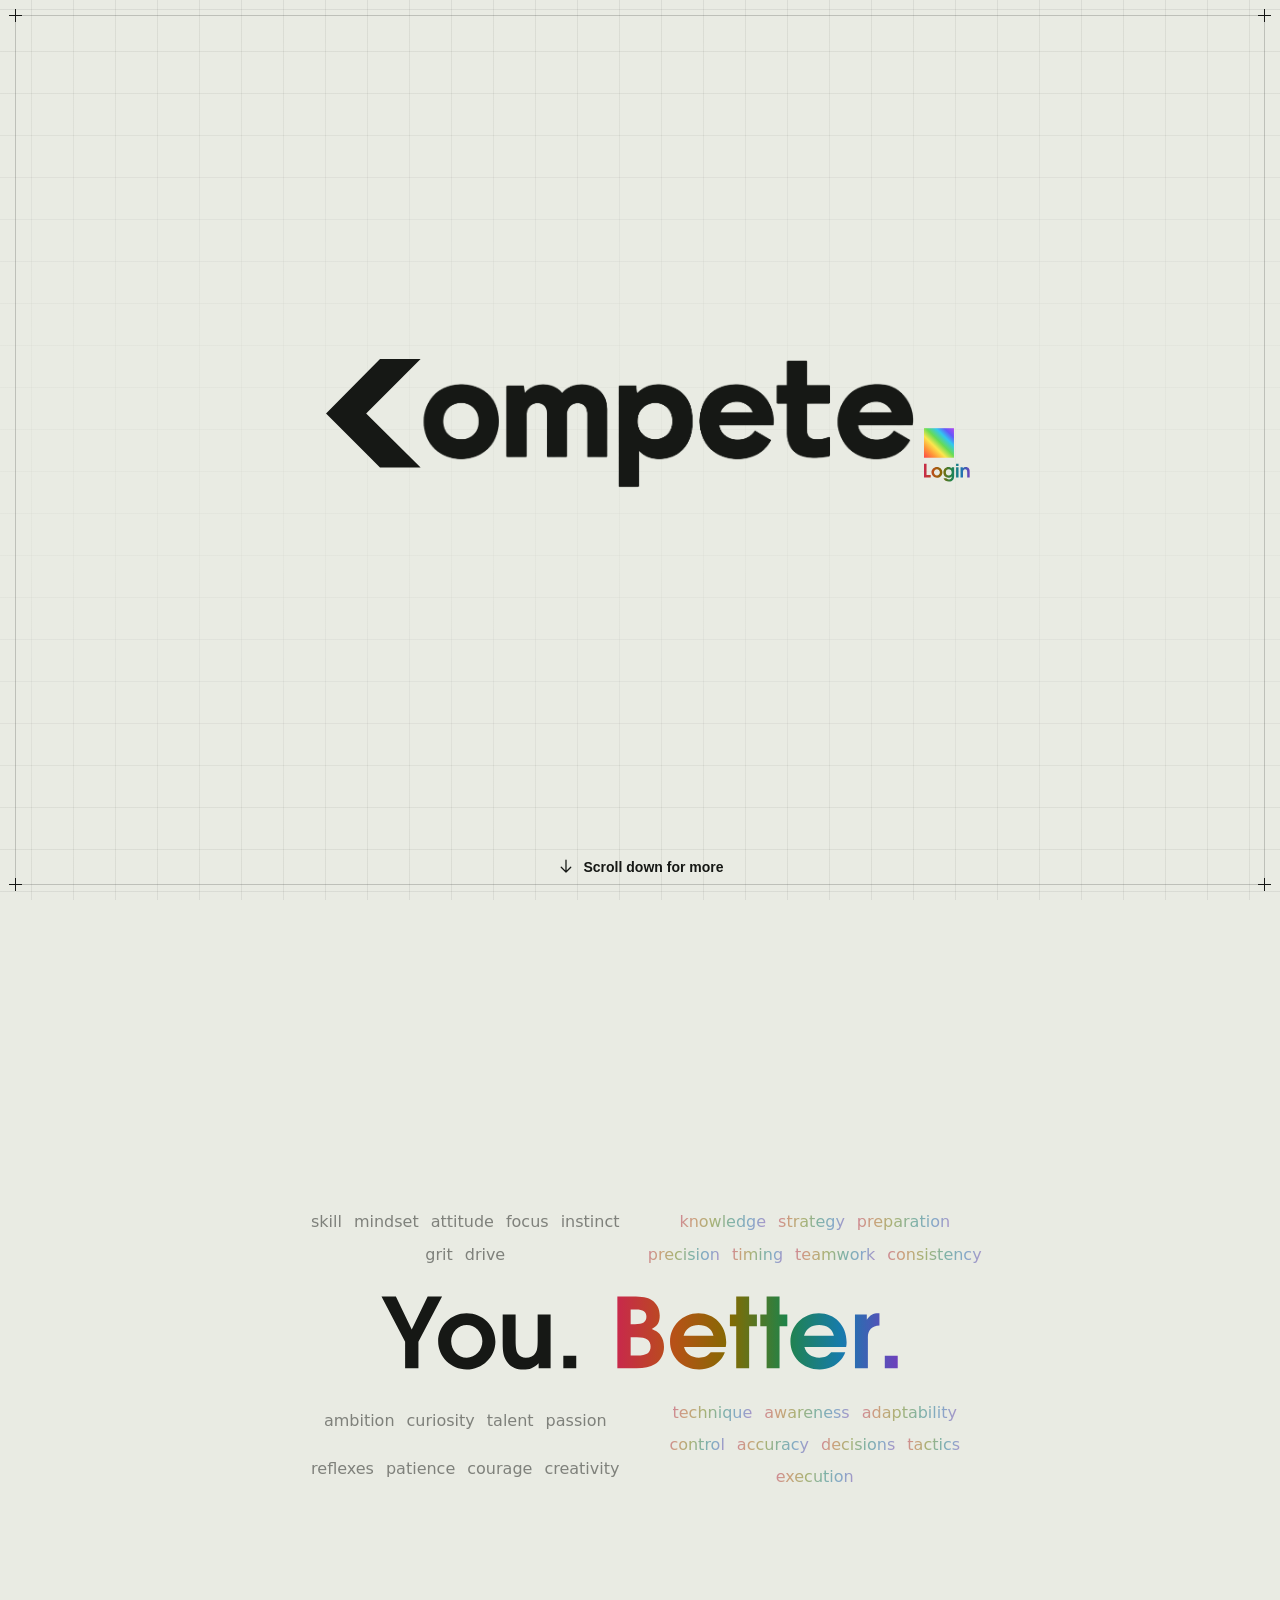
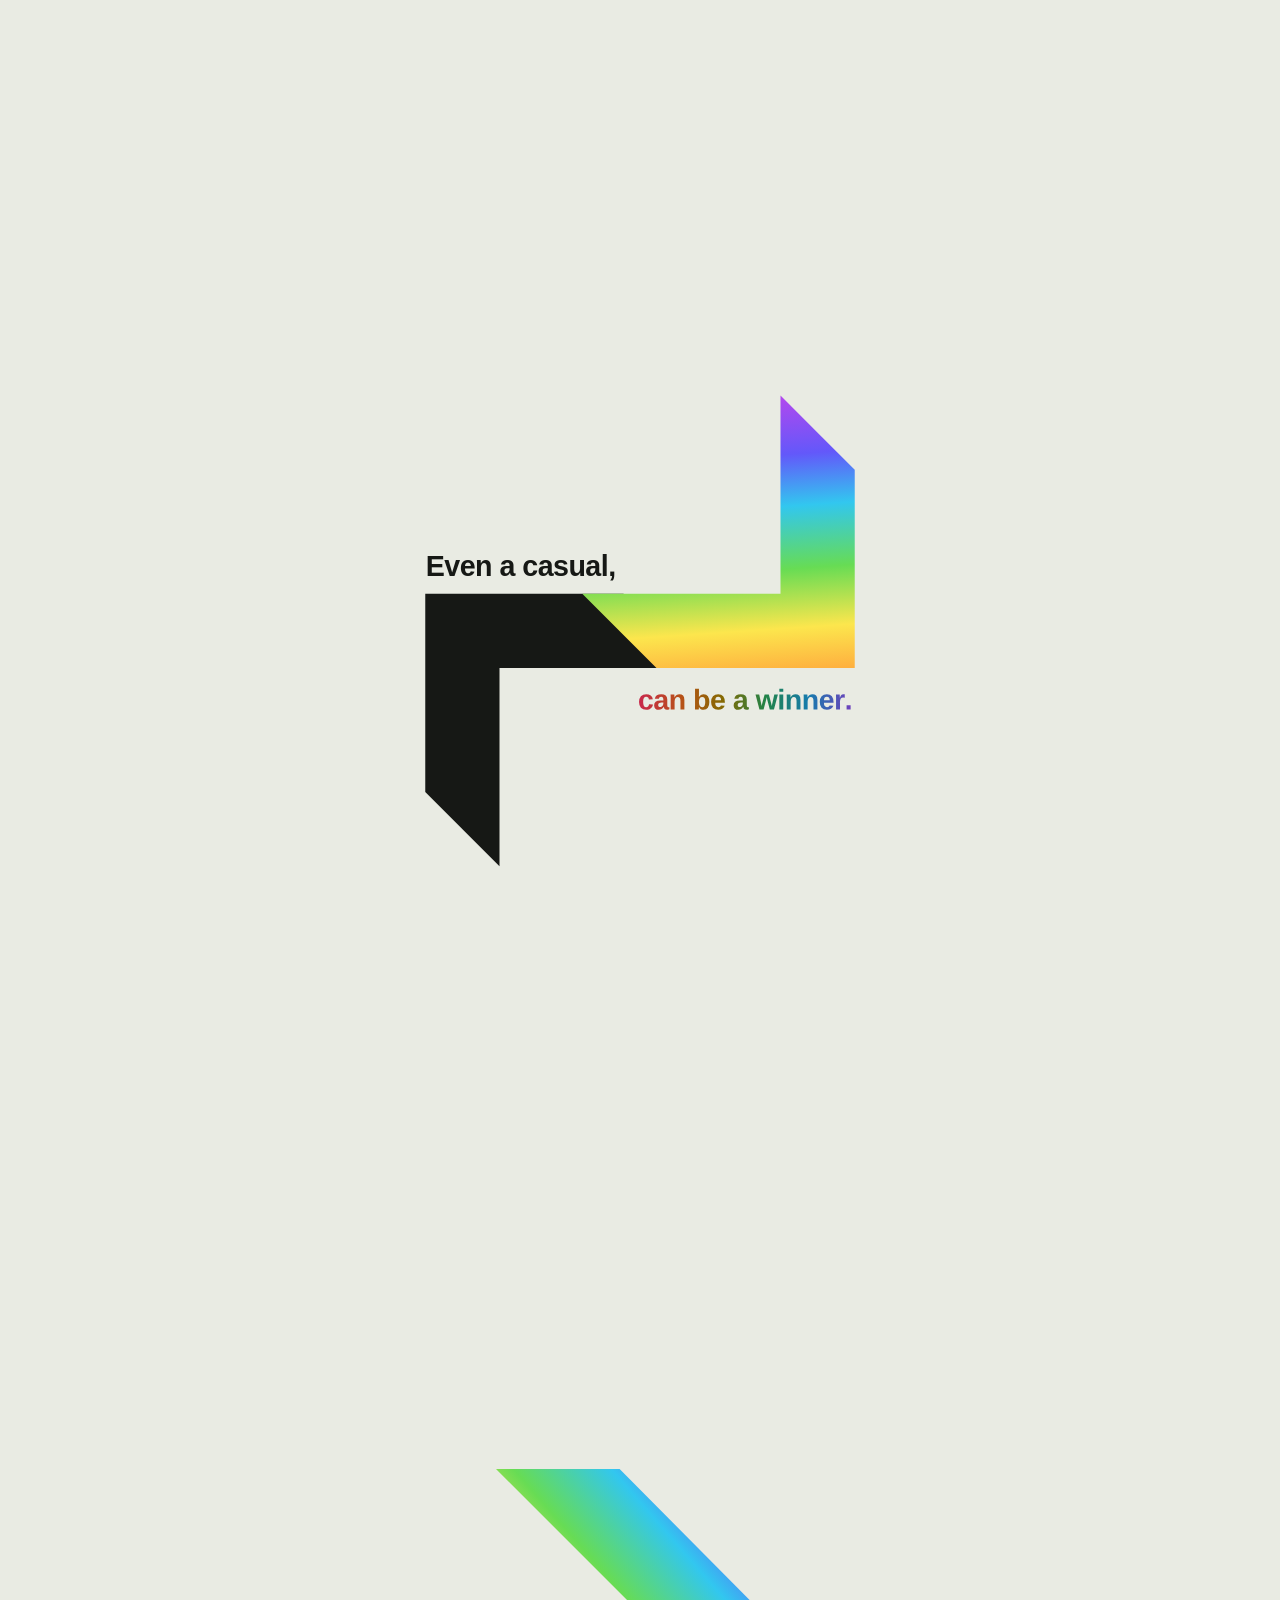
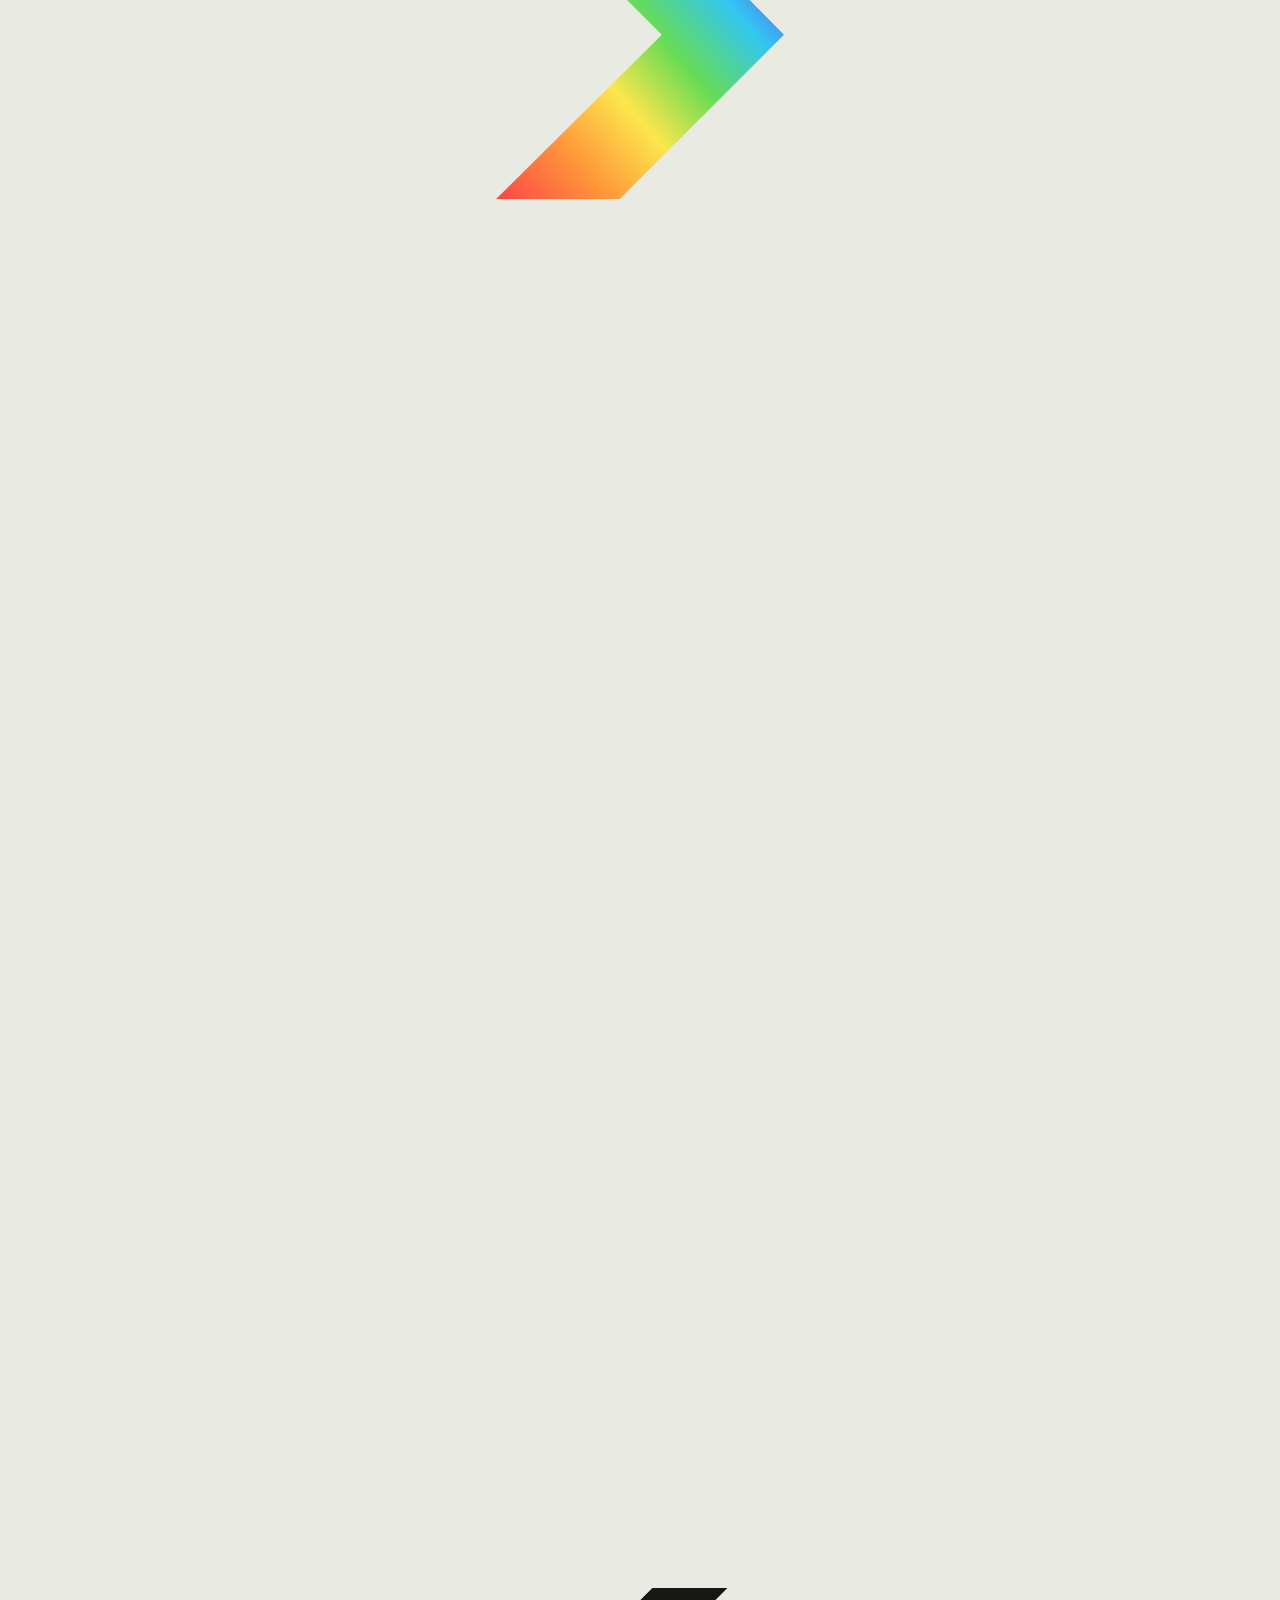
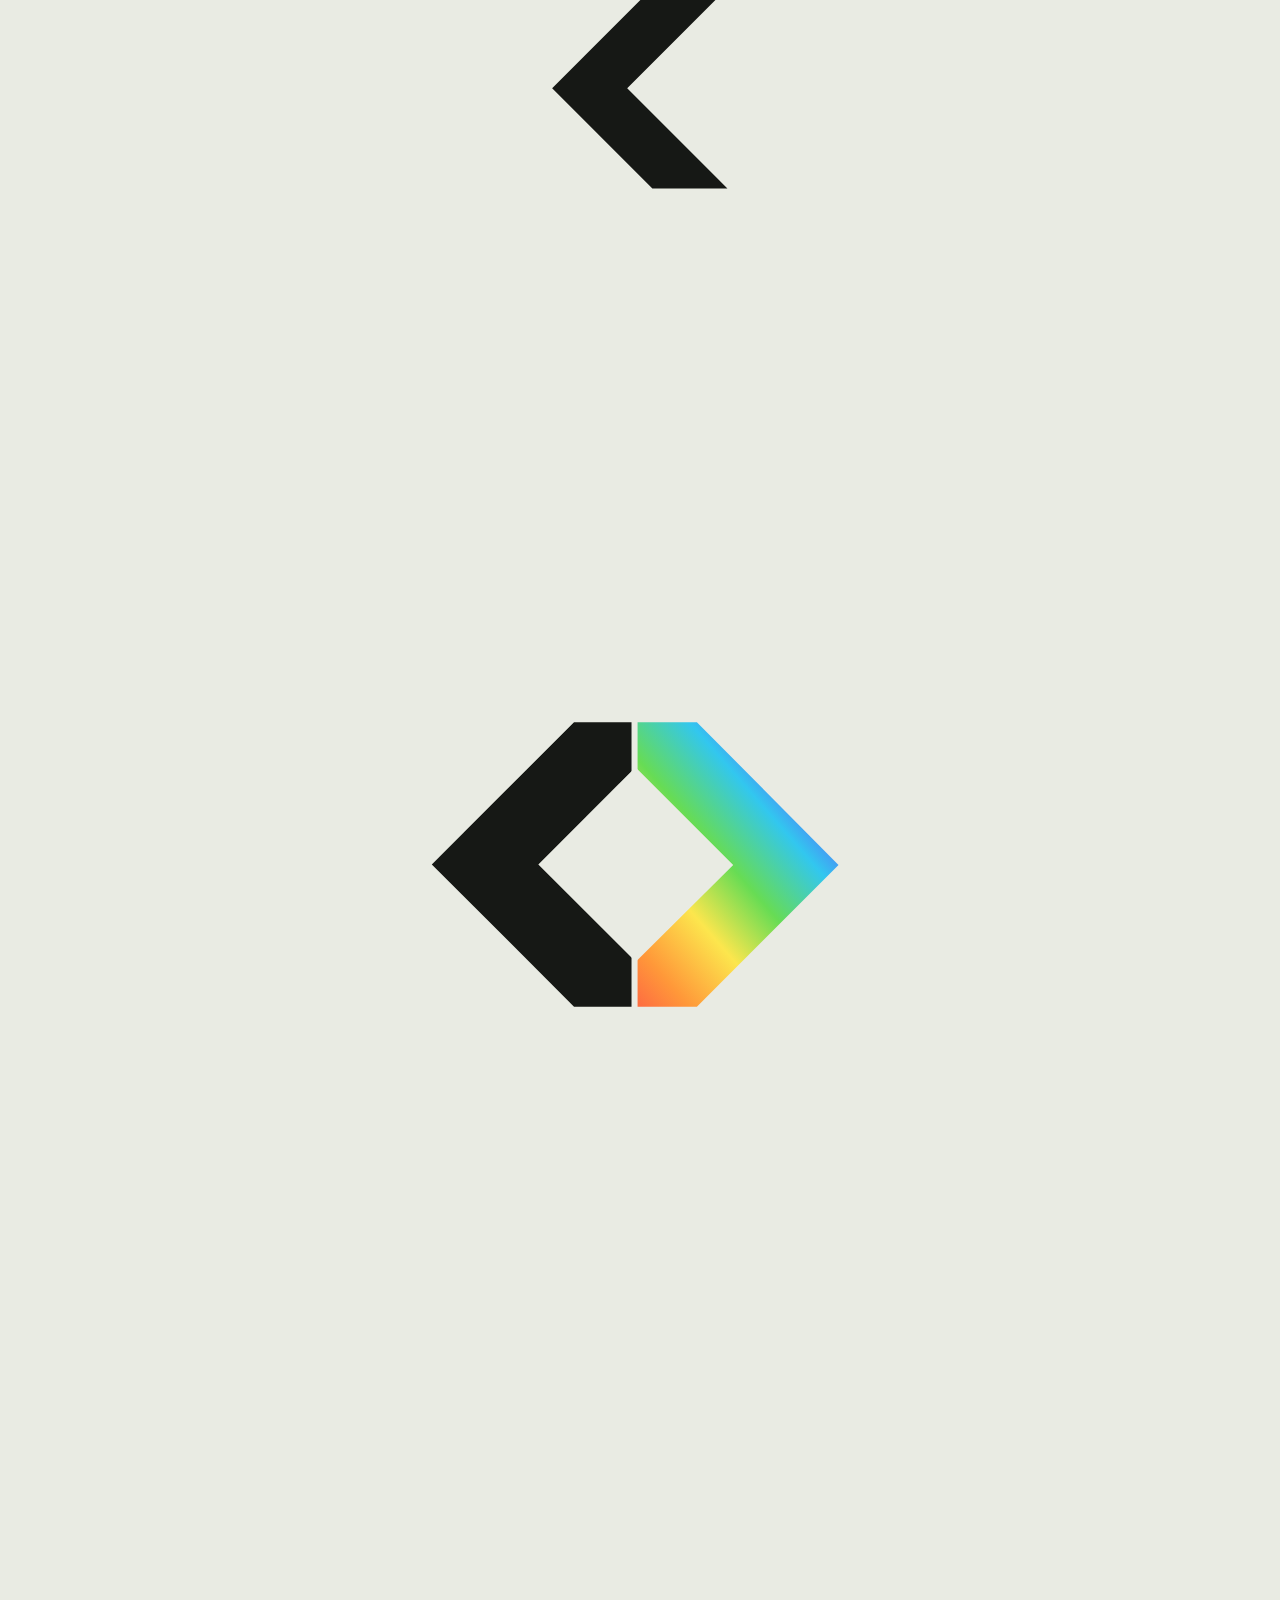
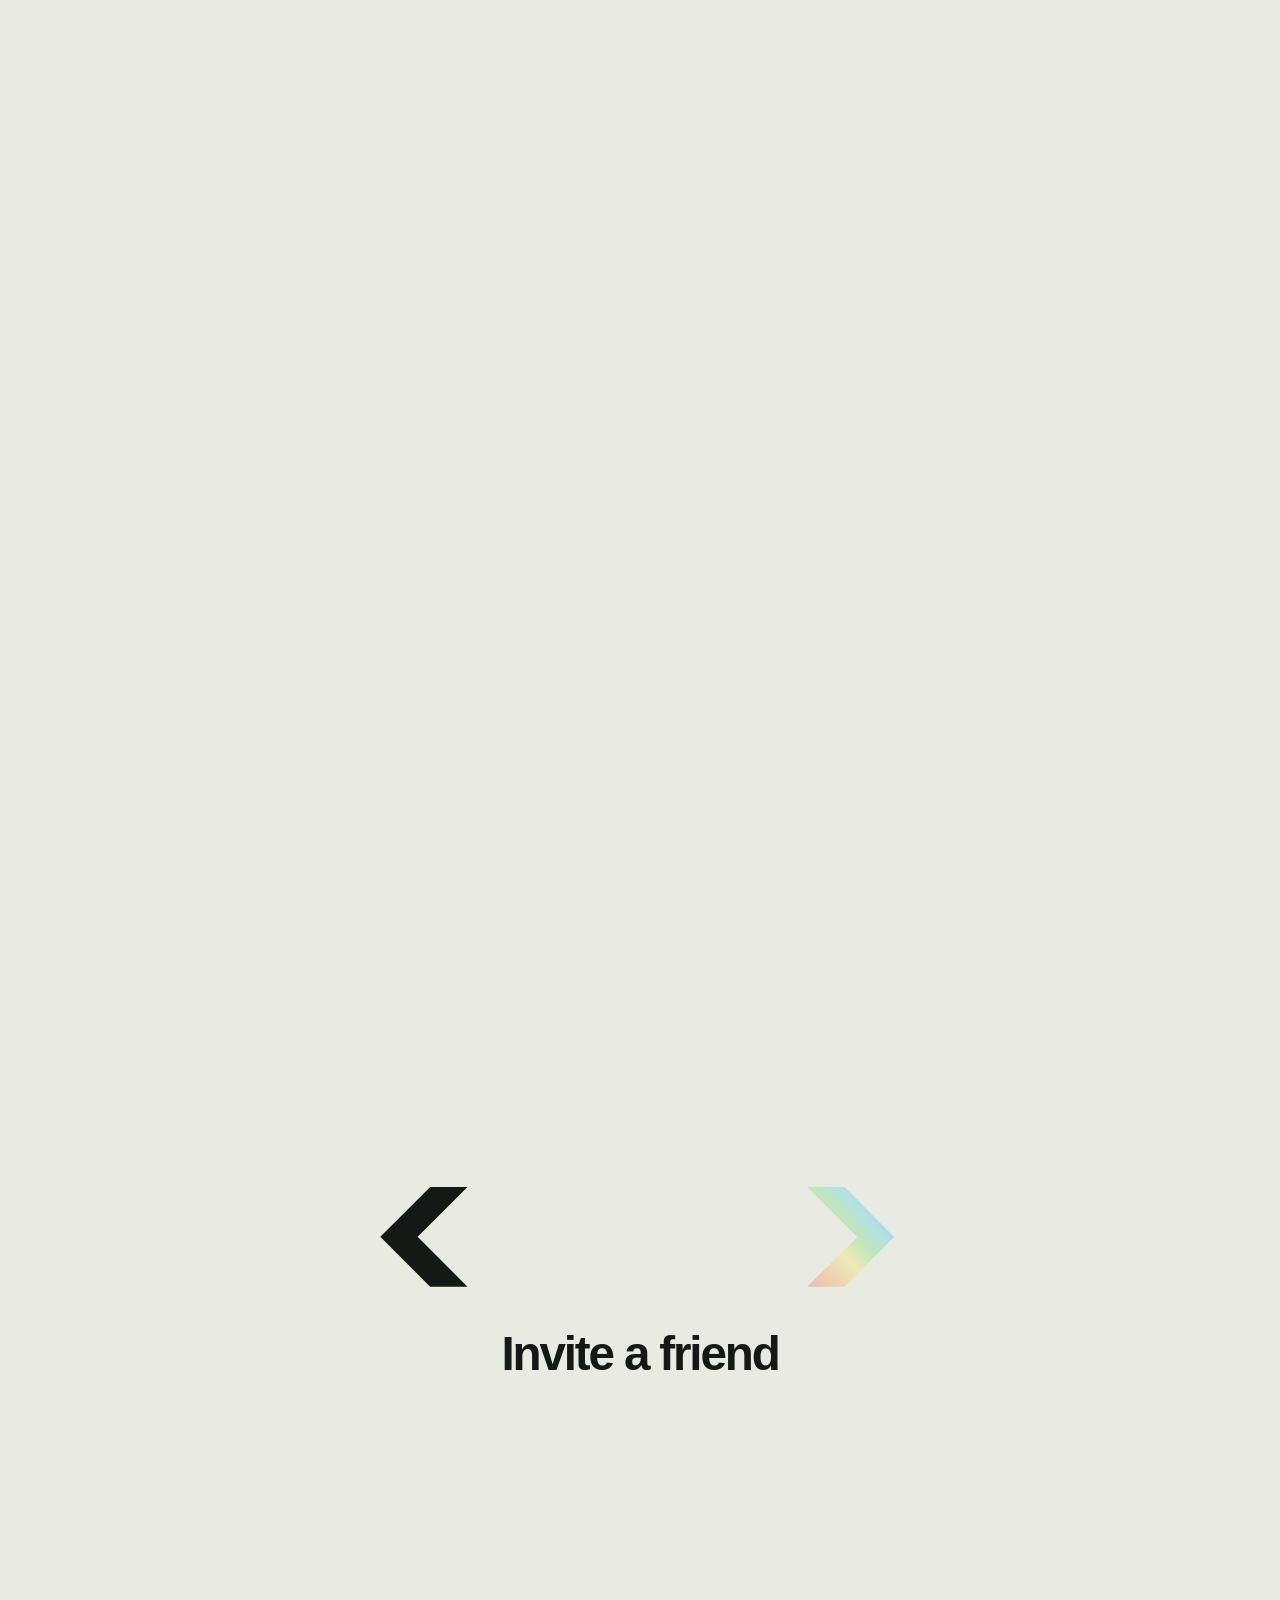
<file: index.html>
<!doctype html>
<html lang="it">
<head>
<meta charset="utf-8">
<meta name="viewport" content="width=device-width, initial-scale=1">
<meta name="theme-color" content="#e9ebe3">
<meta name="description" content="COMPETE">
<title>COMPETE</title>
<link rel="stylesheet" href="compete.css?v=color-motion">
<style>
.cursor-light{position:fixed;inset:0;z-index:2;overflow:hidden;pointer-events:none}
.cursor-light i,.cursor-light b{position:absolute;top:0;left:0;opacity:0}
.cursor-light i{width:4px;height:4px;border-radius:50%}
.cursor-light b{width:30px;height:30px;margin:-15px;border-radius:50%;background:conic-gradient(#f34561,#ff973c,#e7c839,#51ca76,#27a8eb,#8958ed,#f34561);filter:blur(6px);transition:opacity .25s}
@media(prefers-reduced-motion:reduce){.cursor-light{display:none}}

.brand-lockup{position:relative;width:min(100%,628px);margin-inline:auto}
/* Align the lettering with the square at x=1416 in the logo viewBox. */
.login-cta{position:absolute;left:95.224%;top:calc(76.429% + 2px);width:8.8%;height:19%;display:flex;align-items:center;justify-content:flex-start;padding:1px 0;color:var(--ink);text-decoration:none}
.login-cta svg{display:block;width:auto;max-width:94%;height:85%}
.login-cta::after{content:"";position:absolute;right:0;top:0;width:100%;min-width:44px;min-height:44px;height:100%}
.login-cta:focus-visible{outline:2px dashed currentColor;outline-offset:3px}
.square-particles{pointer-events:none}
.square-particles circle{opacity:0}
@media(prefers-reduced-motion:no-preference){
  .square-particles circle{animation:square-particle-rise var(--life) linear var(--delay) infinite}
}
@keyframes square-particle-rise{
  0%{opacity:0;transform:translate(0,0)}
  10%{opacity:.84}
  55%{opacity:.7}
  100%{opacity:0;transform:translate(var(--x),var(--y))}
}
.story{grid-template-columns:minmax(0,1fr) minmax(0,2.9fr) minmax(0,1fr);column-gap:clamp(4px,1vw,16px);padding-inline:clamp(8px,3vw,50px)}
.story .story-copy{position:relative;width:100%;display:grid;gap:clamp(14px,2vw,26px);padding:14px 5px}
.story-copy h2{width:min(100%,clamp(160px,46vw,520px));margin-inline:auto!important}
.story-half{align-self:stretch;align-content:stretch;grid-template-rows:1fr}
.story-half .story-mark{height:100%;min-height:clamp(230px,40svh,420px)}
.story{grid-template-rows:minmax(min-content,max-content)}

.story[data-waiting] .story-copy{opacity:1}
.story-details{min-width:0;display:grid;grid-template-columns:repeat(2,minmax(0,1fr));gap:12px;pointer-events:none;opacity:.5;font:300 clamp(11px,2.85vw,16px)/1.4 system-ui,sans-serif}
.story-details ul{list-style:none;margin:0;padding:0;display:flex;flex-wrap:wrap;gap:10px 12px;justify-content:center;align-content:flex-start}
.story-details ul:first-child{align-content:space-around}
.story-copy h2{position:relative}.story-copy h2 svg{overflow:visible}
@media(max-width:600px){
  .story-details ul:first-child{display:grid;grid-template-columns:repeat(2,minmax(0,1fr));justify-items:center;align-items:center;align-content:space-around;gap:8px 4px}
  .story-details ul:first-child li:last-child:nth-child(odd){grid-column:1/-1}
}
.story-details li{width:max-content;position:relative}
.story-details ul:last-child li{color:#74439a;background:linear-gradient(105deg,#b5224f,#ad5914,#687b08,#167a67,#2168ae,#713aad);background-clip:text;-webkit-background-clip:text;-webkit-text-fill-color:transparent}
@media(prefers-reduced-motion:no-preference){
.story-details li{animation:story-word-drift var(--period) ease-in-out var(--delay) infinite alternate}
}
@keyframes story-word-drift{from{transform:translate(calc(-1 * var(--dx)),calc(-1 * var(--dy)))}to{transform:translate(var(--dx),var(--dy))}}
@media(max-width:600px){.story{grid-template-columns:minmax(12px,1fr) minmax(0,4.8fr) minmax(12px,1fr)}.story-details li{--dy:3px!important}}
.story-sparks{position:absolute;inset:0;pointer-events:none;overflow:visible}
.story-sparks i{position:absolute;border-radius:50%;opacity:0}
@media(prefers-reduced-motion:no-preference){
.story-sparks i{animation:short-drift var(--life) linear var(--phase) infinite}
.story[data-waiting] .story-sparks{visibility:hidden}
.story[data-waiting] .story-sparks i{animation-play-state:paused}
}
@keyframes short-drift{0%{opacity:0;transform:translate(-50%,-50%)}18%{opacity:.76}100%{opacity:0;transform:translate(calc(-50% + var(--dx)),calc(-50% + var(--dy)))}}
.story-copy h2{isolation:isolate}
.story-copy h2 .story-sparks{z-index:0}
.story-copy h2 svg{position:relative;z-index:1;pointer-events:none}
.winner-letter-sparks circle,.winner-piece-sparks circle{opacity:0}
@media(prefers-reduced-motion:no-preference){
.interlock.is-visible circle{animation:winner-drift var(--life) linear var(--phase) infinite}
}
@keyframes winner-drift{0%{opacity:0;transform:none}18%{opacity:.76}100%{opacity:0;transform:translate(var(--dx),var(--dy))}}
.feature-scene{min-height:100svh;display:grid;align-content:center;justify-items:center;padding:48px 24px;text-align:center}
.feature-chevron{display:block;grid-row:2;width:min(50vw,32svh,300px);height:auto;margin:0 auto;transform:rotate(90deg)}
.feature-scene ul{grid-row:1;margin-bottom:0;display:grid;gap:16px;list-style:none;padding:0;margin:0;font-size:clamp(19px,4.5vw,32px);font-weight:600;letter-spacing:-.035em}
@media(prefers-reduced-motion:no-preference){
.feature-scene.is-ready .feature-chevron{transform:rotate(0);transition:transform .78s cubic-bezier(.45,0,.18,1)}
.feature-scene.is-ready li{opacity:0;transform:translateY(var(--rise)) scale(.65);transition:transform .65s cubic-bezier(.16,1,.3,1),opacity .44s}
.feature-scene.is-ready.is-open .feature-chevron{transform:rotate(90deg)}
.feature-scene.is-ready.is-open li{opacity:1;transform:none;transition-delay:var(--delay)}
}
.ahead-scene{min-height:100svh;display:grid;align-content:center;justify-items:center;gap:clamp(20px,4vw,40px);padding:48px 20px;text-align:center}
.ahead-marks{display:block;width:min(60vw,380px);height:auto;fill:var(--ink)}
.ahead-scene h2{margin:0;font-size:clamp(32px,7vw,72px);line-height:1.15;letter-spacing:-.045em}
.ahead-scene h2 span{display:inline-block}
.ahead-word{color:#7645ad;background:linear-gradient(100deg,#c8294b,#b75117,#846a02,#218348,#167bad,#6e41bc);background-clip:text;-webkit-background-clip:text;-webkit-text-fill-color:transparent}
@media(prefers-reduced-motion:no-preference){
.ahead-scene[data-ready] h2 span{opacity:0;transform:translateX(-10px);transition:opacity .48s,transform .48s}
.ahead-scene[data-ready].revealed h2 span{opacity:1;transform:none}
.ahead-scene[data-ready].revealed h2 .ahead-word{transition-delay:.5s}
}
.feature-scene ul{display:flex;align-items:flex-end;justify-content:center;width:min(100%,620px);gap:clamp(10px,4vw,48px);margin-bottom:18px}
.feature-scene li{flex:1;min-width:0;display:grid;justify-items:center;gap:12px;font-size:clamp(16px,4.3vw,28px)}
.feature-gem{width:clamp(62px,18vw,106px);aspect-ratio:1;display:grid;place-items:center;position:relative}
.feature-gem::before{content:"";position:absolute;inset:15%;transform:rotate(45deg);background:linear-gradient(135deg,#ffb751,#e6da76,#61dcbb,#8795fa)}
.feature-scene li:nth-child(2) .feature-gem::before{background:linear-gradient(135deg,#e49cf8,#8897ff,#76dced,#8ee38d)}
.feature-scene li:nth-child(3) .feature-gem::before{background:linear-gradient(135deg,#86dcff,#c0a3ff,#f99cbd,#ffcf73)}
.feature-gem svg{position:relative;width:47%;height:47%;fill:none;stroke:var(--ink);stroke-width:1.7;stroke-linecap:round;stroke-linejoin:round}
.feature-context{position:absolute;clip-path:inset(50%);width:1px;height:1px;overflow:hidden}
@media(prefers-reduced-motion:no-preference){
.feature-scene.is-ready li{transform:translate(var(--from-x,0px),var(--rise)) scale(.45)}
.feature-scene.is-ready.is-open li{transform:none}
.feature-scene.is-open .feature-gem{animation:feature-hover 3.6s ease-in-out infinite alternate}
.feature-scene li:nth-child(2) .feature-gem{animation-delay:-1.3s}
.feature-scene li:nth-child(3) .feature-gem{animation-delay:-2.4s}
}
@keyframes feature-hover{from{transform:translateY(2px) rotate(-2deg)}to{transform:translateY(-4px) rotate(2deg)}}

@media(prefers-reduced-motion:no-preference){
  .ahead-scene{overflow:clip}
  .ahead-scene[data-ready] .ahead-marks{opacity:0}
  .ahead-scene[data-ready].revealed .ahead-marks{animation:ahead-dash .85s both}
  .ahead-scene[data-ready].revealed h2 span{transition-delay:.57s}
  .ahead-scene[data-ready].revealed h2 .ahead-word{transition-delay:.91s}
}
@keyframes ahead-dash{
  0%{opacity:0;transform:translateX(-75vw) scaleX(1.26) skewX(-12deg);filter:blur(4px)}
  12%{opacity:1;animation-timing-function:cubic-bezier(.4,0,.78,.35)}
  56%{opacity:1;transform:translateX(-7vw) scaleX(1.12) skewX(-7deg);filter:drop-shadow(-13px 0 2px #615ce455) drop-shadow(-20px 0 4px #47cce230);animation-timing-function:ease-out}
  78%{transform:translateX(6px) scaleX(.98);filter:drop-shadow(-2px 0 1px transparent);animation-timing-function:ease-in-out}
  100%{opacity:1;transform:translateX(0) scaleX(1);filter:none}
}

.together-scene{min-height:100svh;display:grid;align-content:center;justify-items:center;gap:clamp(20px,4vw,40px);padding:48px 16px;overflow:clip;text-align:center}
.together-marks{width:min(56vw,360px);height:auto;overflow:visible;fill:var(--ink)}
.together-scene h2{margin:0;font-size:clamp(30px,7vw,72px);line-height:1.15;letter-spacing:-.045em}
@media (prefers-reduced-motion:no-preference){
  .together-scene[data-ready] .invite-left{transform:translateX(108px)}
  .together-scene[data-ready] .invite-right,.together-scene[data-ready] h2{opacity:0}
  .together-scene.revealed .invite-left{animation:invite-space 1.55s both}
  .together-scene.revealed .invite-right{animation:invite-arrive 1.15s .4s both}
  .together-scene.revealed h2{animation:invite-caption .35s 1.45s both}
}
@keyframes invite-space{
  0%,10%{transform:translateX(108px)}
  40%,72%{transform:translateX(-42px)}
  100%{transform:translateX(0)}
}
@keyframes invite-arrive{
  0%{opacity:0;transform:translateX(64vw)}
  43%,62%{opacity:1;transform:translateX(42px)}
  100%{opacity:1;transform:translateX(0)}
}
@keyframes invite-caption{from{opacity:0;transform:translateY(5px)}to{opacity:1;transform:none}}

.house-scene{min-height:100svh;display:grid;place-items:center;overflow:clip}
.house-marks{width:min(72vw,460px);height:auto;overflow:visible;fill:var(--ink)}
.house-left{transform-origin:0px 117.5px;transform:rotate(45deg)}
.house-right{transform-origin:205px 118px;transform:rotate(-45deg)}
@media(prefers-reduced-motion:no-preference){
  .house-scene[data-ready] .house-pair{transform:translateY(-70px)}
  .house-scene[data-ready] .house-left,.house-scene[data-ready] .house-right{transform:rotate(0deg)}
  .house-scene.revealed .house-left{animation:house-left .65s cubic-bezier(.35,0,.2,1) both}
  .house-scene.revealed .house-right{animation:house-right .65s cubic-bezier(.35,0,.2,1) both}
  .house-scene.revealed .house-pair{animation:house-drop .65s .48s cubic-bezier(.35,0,.2,1) both}
}
@keyframes house-left{from{transform:rotate(0deg)}to{transform:rotate(45deg)}}
@keyframes house-right{from{transform:rotate(0deg)}to{transform:rotate(-45deg)}}
@keyframes house-drop{from{transform:translateY(-70px)}to{transform:translateY(0)}}
.house-copy{fill:var(--ink);font-family:inherit;font-size:18px;font-weight:700;letter-spacing:-.04em;text-anchor:middle}
@media(prefers-reduced-motion:no-preference){
  .house-scene[data-ready] .house-copy{opacity:0}
  .house-scene.revealed .house-copy{animation:house-copy-in .32s 1.13s both}
}
@keyframes house-copy-in{from{opacity:0}to{opacity:1}}

.motion-study {
  min-height:100svh;
  display:grid;
  grid-template-columns:minmax(0,1fr);
  place-items:center;
  overflow:hidden;
  overflow:clip;
}
.motion-study svg {
  display:block;
  width:min(125vw,900px);
  height:auto;
  fill:var(--ink);
}
.motion-study text {
  font-family:inherit;
  font-weight:700;
  letter-spacing:-.045em;
  text-anchor:middle;
}
@media(prefers-reduced-motion:no-preference){
  #one-step-ahead .speed-caption { filter:hue-rotate(var(--compete-hue)) }
}

.home-grid { overflow:hidden; }
.home-grid::before {
  mask-image:linear-gradient(180deg,#000,#0005 38%,#0005 62%,#000);
}
.grid-reactions { display:none; }
.home-grid:has(+ .glow:not([hidden])) .grid-reactions { visibility:hidden; }
@media (prefers-reduced-motion:no-preference) {
  .grid-reactions {
    display:block; position:absolute; inset:0;
    mask:linear-gradient(90deg,#000 1px,transparent 1px) center/42px 42px repeat,
         linear-gradient(#000 1px,transparent 1px) center/42px 42px repeat;
  }
  .grid-echo {
    position:absolute; left:0; top:0; opacity:0;
    width:clamp(260px,80vw,520px); aspect-ratio:1;
    background:radial-gradient(closest-side,transparent 54%,#cb66a9 66%,#7f5ed8 75%,#31aec4 84%,transparent);
  }
}
</style>
</head>
<body>
<div class="background home-grid" aria-hidden="true">
  <div class="grid-reactions"></div>
  <i class="cross tl"></i><i class="cross tr"></i><i class="cross bl"></i><i class="cross br"></i>
</div>
<canvas class="glow" aria-hidden="true" hidden></canvas>
<div class="cursor-light" aria-hidden="true"><b></b></div>
<main class="shell" aria-label="COMPETE">
<div class="landing home-hero">
<div class="brand-lockup">
<svg class="logo" viewBox="120 146 1361 280" role="img" aria-label="Logo COMPETE">
<defs>
<linearGradient class="animated-spectrum" id="rainbow" x1="0%" y1="100%" x2="100%" y2="0%">
<stop offset="0%" stop-color="#fc4449"/>
<stop offset="20%" stop-color="#ff9839"/>
<stop offset="37%" stop-color="#fce64d"/>
<stop offset="53%" stop-color="#67dc54"/>
<stop offset="70%" stop-color="#32c7ef"/>
<stop offset="84%" stop-color="#6358fa"/>
<stop offset="100%" stop-color="#b348ee"/>
</linearGradient></defs>
<polygon id="left" points="120,264 237,146 325,146 207,264 325,381 237,381"/>
<image href="wordmark.png" x="329" y="146" width="1067" height="279"/>
<g class="square-particles" aria-hidden="true">
  <circle cx="1420" cy="296" r="3.1" fill="#f34561" style="--x:-32px;--y:-165px;--life:2.40s;--delay:-0.00s"/>
  <circle cx="1443" cy="296" r="4.2" fill="#ff983c" style="--x:-13px;--y:-194px;--life:2.64s;--delay:-1.23s"/>
  <circle cx="1466" cy="296" r="5" fill="#e7c839" style="--x:6px;--y:-223px;--life:2.88s;--delay:-2.69s"/>
  <circle cx="1432" cy="296" r="3.6" fill="#51ca76" style="--x:25px;--y:-252px;--life:3.12s;--delay:-1.25s"/>
  <circle cx="1455" cy="296" r="3.1" fill="#27a8eb" style="--x:-21px;--y:-281px;--life:2.40s;--delay:-2.08s"/>
  <circle cx="1421" cy="296" r="4.2" fill="#8958ed" style="--x:-2px;--y:-182px;--life:2.64s;--delay:-0.88s"/>
  <circle cx="1444" cy="296" r="5" fill="#f34561" style="--x:17px;--y:-211px;--life:2.88s;--delay:-2.30s"/>
  <circle cx="1467" cy="296" r="3.6" fill="#ff983c" style="--x:-29px;--y:-240px;--life:3.12s;--delay:-0.83s"/>
  <circle cx="1433" cy="296" r="3.1" fill="#e7c839" style="--x:-10px;--y:-269px;--life:2.40s;--delay:-1.76s"/>
  <circle cx="1456" cy="296" r="4.2" fill="#51ca76" style="--x:9px;--y:-170px;--life:2.64s;--delay:-0.53s"/>
  <circle cx="1422" cy="296" r="5" fill="#27a8eb" style="--x:28px;--y:-199px;--life:2.88s;--delay:-1.92s"/>
  <circle cx="1445" cy="296" r="3.6" fill="#8958ed" style="--x:-18px;--y:-228px;--life:3.12s;--delay:-0.42s"/>
  <circle cx="1468" cy="296" r="3.1" fill="#f34561" style="--x:1px;--y:-257px;--life:2.40s;--delay:-1.44s"/>
  <circle cx="1434" cy="296" r="4.2" fill="#ff983c" style="--x:20px;--y:-286px;--life:2.64s;--delay:-0.18s"/>
  <circle cx="1457" cy="296" r="5" fill="#e7c839" style="--x:-26px;--y:-187px;--life:2.88s;--delay:-1.54s"/>
</g>
<polygon id="rainbow-dot" fill="url(#rainbow)" points="1416,296 1481,296 1481,328 1481,360 1416,360 1416,328"/>
</svg>
<a class="login-cta" href="login.html" aria-label="Login"><svg viewBox="68 -780 2512 1030" aria-hidden="true"><defs><linearGradient id="login-spectrum" x1="0%" y1="50%" x2="100%" y2="50%"><stop offset="0%" stop-color="#c8294b"/><stop offset="20%" stop-color="#b75117"/><stop offset="40%" stop-color="#846a02"/><stop offset="60%" stop-color="#218348"/><stop offset="80%" stop-color="#167bad"/><stop offset="100%" stop-color="#6e41bc"/></linearGradient></defs><path fill="url(#login-spectrum)" d="M68 0H431V-131H205V-739H68ZM763 -567C602 -567 470 -436 470 -277C470 -117 602 13 764 13C925 13 1059 -117 1059 -273C1059 -438 930 -567 763 -567ZM764 -445C853 -445 925 -370 925 -277C925 -184 853 -109 765 -109C675 -109 604 -184 604 -279C604 -370 676 -445 764 -445ZM1564 -554V-484C1522 -540 1463 -567 1383 -567C1226 -567 1110 -445 1110 -281C1110 -110 1224 13 1382 13C1460 13 1512 -12 1564 -73C1559 46 1508 104 1409 104C1347 104 1309 88 1270 45H1119C1164 156 1268 221 1404 221C1504 221 1583 186 1635 120C1674 69 1691 1 1691 -105V-554ZM1398 -445C1493 -445 1558 -377 1558 -275C1558 -175 1496 -109 1400 -109C1305 -109 1244 -174 1244 -275C1244 -377 1305 -445 1398 -445ZM1794 0H1927V-554H1794ZM1794 -614H1927V-739H1794ZM2034 0H2167V-261C2167 -335 2172 -367 2189 -394C2210 -427 2244 -445 2287 -445C2322 -445 2349 -433 2367 -410C2385 -386 2393 -345 2393 -271V0H2526V-297C2526 -396 2516 -444 2486 -487C2450 -539 2390 -567 2313 -567C2249 -567 2206 -549 2157 -501V-554H2034Z"/></svg></a>
</div>
<p class="scroll-hint" lang="en">
<svg viewBox="0 0 24 24" aria-hidden="true"><path d="M12 4v15m-6-6 6 6 6-6"/></svg>
<span>Scroll down for more</span>
</p>
</div>
<section id="story" class="story" aria-label="You. Better." data-waiting>
<div class="story-half">
<svg class="story-mark" viewBox="0 0 205 235" preserveAspectRatio="none" aria-hidden="true"><path d="M0 118 117 0h88L87 118l118 117h-88Z"/></svg>
</div>
<div class="story-copy" lang="en">
<div class="story-details"><ul aria-label="You"><li style="--dx:2px;--dy:3px;--period:3.10s;--delay:-0.0s">skill</li><li style="--dx:-3px;--dy:6px;--period:4.71s;--delay:-6.6s">mindset</li><li style="--dx:4px;--dy:5px;--period:3.56s;--delay:-5.4s">attitude</li><li style="--dx:-2px;--dy:4px;--period:5.17s;--delay:-4.2s">focus</li><li style="--dx:3px;--dy:3px;--period:4.02s;--delay:-3.0s">instinct</li><li style="--dx:-4px;--dy:6px;--period:5.63s;--delay:-1.8s">grit</li><li style="--dx:2px;--dy:5px;--period:4.48s;--delay:-0.6s">drive</li></ul><ul aria-label="Better"><li style="--dx:-2px;--dy:4px;--period:3.33s;--delay:-0.6s">knowledge</li><li style="--dx:3px;--dy:3px;--period:4.94s;--delay:-7.2s">strategy</li><li style="--dx:-4px;--dy:6px;--period:3.79s;--delay:-6.0s">preparation</li><li style="--dx:2px;--dy:5px;--period:5.40s;--delay:-4.8s">precision</li><li style="--dx:-3px;--dy:4px;--period:4.25s;--delay:-3.6s">timing</li><li style="--dx:4px;--dy:3px;--period:3.10s;--delay:-2.4s">teamwork</li><li style="--dx:-2px;--dy:6px;--period:4.71s;--delay:-1.2s">consistency</li></ul></div>
<h2 style="margin:0" aria-label="You. Better.">
<svg viewBox="-12 -785 5350 870" aria-hidden="true">
<defs><path id="better-outer-outline" d="M2430.0 0H2627.0C2709.0 0 2769.0 -13 2814.0 -41C2875.0 -78 2910.0 -144 2910.0 -220C2910.0 -267 2897.0 -311 2874.0 -341C2853.0 -369 2832.0 -383 2784.0 -403C2844.0 -434 2866.0 -472 2866.0 -542C2866.0 -611 2836.0 -669 2782.0 -703C2738.0 -731 2692.0 -739 2582.0 -739H2430.0ZM3545.0 -218C3549.0 -238 3550.0 -250 3550.0 -270C3550.0 -441 3429.0 -567 3264.0 -567C3101.0 -567 2972.0 -438 2972.0 -275C2972.0 -113 3103.0 13 3272.0 13C3363.0 13 3434.0 -20 3492.0 -87C3513.0 -113 3527.0 -136 3536.0 -164H3391.0C3357.0 -124 3324.0 -109 3269.0 -109C3190.0 -109 3132.0 -151 3116.0 -218ZM3653.0 0H3786.0V-433H3866.0V-554H3786.0V-739H3653.0V-554H3588.0V-433H3653.0ZM3966.0 0H4099.0V-433H4179.0V-554H4099.0V-739H3966.0V-554H3901.0V-433H3966.0ZM4784.0 -218C4788.0 -238 4789.0 -250 4789.0 -270C4789.0 -441 4668.0 -567 4503.0 -567C4340.0 -567 4211.0 -438 4211.0 -275C4211.0 -113 4342.0 13 4511.0 13C4602.0 13 4673.0 -20 4731.0 -87C4752.0 -113 4766.0 -136 4775.0 -164H4630.0C4596.0 -124 4563.0 -109 4508.0 -109C4429.0 -109 4371.0 -151 4355.0 -218ZM4875.0 0H5008.0V-308C5005.0 -390 5047.0 -436 5127.0 -439V-567H5117.0C5060.0 -567 5032.0 -551 4997.0 -500V-554H4875.0ZM5182.0 0H5315.0V-128H5182.0Z"/><linearGradient id="better-text-spectrum" x1="0%" y1="50%" x2="100%" y2="50%"><stop offset="0%" stop-color="#c8294b"/><stop offset="20%" stop-color="#b75117"/><stop offset="40%" stop-color="#846a02"/><stop offset="60%" stop-color="#218348"/><stop offset="80%" stop-color="#167bad"/><stop offset="100%" stop-color="#6e41bc"/></linearGradient></defs>
<path fill="currentColor" d="M246.0 0H383.0V-273L626.0 -739H478.0L314.0 -399L151.0 -739H3.0L246.0 -273ZM879.0 -567C718.0 -567 586.0 -436 586.0 -277C586.0 -117 718.0 13 880.0 13C1041.0 13 1175.0 -117 1175.0 -273C1175.0 -438 1046.0 -567 879.0 -567ZM880.0 -445C969.0 -445 1041.0 -370 1041.0 -277C1041.0 -184 969.0 -109 881.0 -109C791.0 -109 720.0 -184 720.0 -279C720.0 -370 792.0 -445 880.0 -445ZM1743.0 -554H1610.0V-293C1610.0 -219 1605.0 -184 1589.0 -160C1570.0 -127 1533.0 -109 1488.0 -109C1454.0 -109 1428.0 -120 1410.0 -144C1391.0 -168 1383.0 -208 1383.0 -283V-554H1250.0V-257C1250.0 -163 1261.0 -114 1292.0 -69C1329.0 -16 1388.0 13 1461.0 13C1528.0 13 1569.0 -4 1620.0 -53V0H1743.0ZM1874.0 0H2007.0V-128H1874.0Z"/>
<path fill="url(#better-text-spectrum)" d="M2430.0 0H2627.0C2709.0 0 2769.0 -13 2814.0 -41C2875.0 -78 2910.0 -144 2910.0 -220C2910.0 -267 2897.0 -311 2874.0 -341C2853.0 -369 2832.0 -383 2784.0 -403C2844.0 -434 2866.0 -472 2866.0 -542C2866.0 -611 2836.0 -669 2782.0 -703C2738.0 -731 2692.0 -739 2582.0 -739H2430.0ZM2567.0 -131V-320H2632.0C2727.0 -320 2772.0 -289 2772.0 -224C2772.0 -159 2731.0 -131 2635.0 -131ZM2567.0 -454V-605H2623.0C2695.0 -605 2729.0 -581 2729.0 -530C2729.0 -477 2694.0 -454 2611.0 -454ZM3545.0 -218C3549.0 -238 3550.0 -250 3550.0 -270C3550.0 -441 3429.0 -567 3264.0 -567C3101.0 -567 2972.0 -438 2972.0 -275C2972.0 -113 3103.0 13 3272.0 13C3363.0 13 3434.0 -20 3492.0 -87C3513.0 -113 3527.0 -136 3536.0 -164H3391.0C3357.0 -124 3324.0 -109 3269.0 -109C3190.0 -109 3132.0 -151 3116.0 -218ZM3112.0 -335C3133.0 -407 3187.0 -445 3266.0 -445C3348.0 -445 3402.0 -406 3419.0 -335ZM3653.0 0H3786.0V-433H3866.0V-554H3786.0V-739H3653.0V-554H3588.0V-433H3653.0ZM3966.0 0H4099.0V-433H4179.0V-554H4099.0V-739H3966.0V-554H3901.0V-433H3966.0ZM4784.0 -218C4788.0 -238 4789.0 -250 4789.0 -270C4789.0 -441 4668.0 -567 4503.0 -567C4340.0 -567 4211.0 -438 4211.0 -275C4211.0 -113 4342.0 13 4511.0 13C4602.0 13 4673.0 -20 4731.0 -87C4752.0 -113 4766.0 -136 4775.0 -164H4630.0C4596.0 -124 4563.0 -109 4508.0 -109C4429.0 -109 4371.0 -151 4355.0 -218ZM4351.0 -335C4372.0 -407 4426.0 -445 4505.0 -445C4587.0 -445 4641.0 -406 4658.0 -335ZM4875.0 0H5008.0V-308C5005.0 -390 5047.0 -436 5127.0 -439V-567H5117.0C5060.0 -567 5032.0 -551 4997.0 -500V-554H4875.0ZM5182.0 0H5315.0V-128H5182.0Z"/>
</svg>
</h2>
<div class="story-details"><ul aria-label="You"><li style="--dx:-3px;--dy:4px;--period:3.33s;--delay:-7.2s">ambition</li><li style="--dx:4px;--dy:3px;--period:4.94s;--delay:-6.0s">curiosity</li><li style="--dx:-2px;--dy:6px;--period:3.79s;--delay:-4.8s">talent</li><li style="--dx:3px;--dy:5px;--period:5.40s;--delay:-3.6s">passion</li><li style="--dx:-4px;--dy:4px;--period:4.25s;--delay:-2.4s">reflexes</li><li style="--dx:2px;--dy:3px;--period:3.10s;--delay:-1.2s">patience</li><li style="--dx:-3px;--dy:6px;--period:4.71s;--delay:-0.0s">courage</li><li style="--dx:4px;--dy:5px;--period:3.56s;--delay:-6.6s">creativity</li></ul><ul aria-label="Better"><li style="--dx:3px;--dy:5px;--period:3.56s;--delay:-0.0s">technique</li><li style="--dx:-4px;--dy:4px;--period:5.17s;--delay:-6.6s">awareness</li><li style="--dx:2px;--dy:3px;--period:4.02s;--delay:-5.4s">adaptability</li><li style="--dx:-3px;--dy:6px;--period:5.63s;--delay:-4.2s">control</li><li style="--dx:4px;--dy:5px;--period:4.48s;--delay:-3.0s">accuracy</li><li style="--dx:-2px;--dy:4px;--period:3.33s;--delay:-1.8s">decisions</li><li style="--dx:3px;--dy:3px;--period:4.94s;--delay:-0.6s">tactics</li><li style="--dx:-4px;--dy:6px;--period:3.79s;--delay:-7.2s">execution</li></ul></div>
</div>
<div class="story-half story-half--rainbow">
<svg class="story-mark" viewBox="0 0 205 235" preserveAspectRatio="none" aria-hidden="true"><defs class="story-spectrum"></defs><path fill="url(#story-rainbow)" d="M0 0h88l117 118-117 117H0l118-117Z"/></svg>
</div>
</section>
<section id="winner" class="interlock" lang="en" aria-label="Even a casual, can be a winner.">
<svg class="interlock-mark" viewBox="0 0 570 500" aria-hidden="true">
<defs class="interlock-spectrum"><linearGradient id="winner-text-spectrum" x1="0%" y1="50%" x2="100%" y2="50%"><stop offset="0%" stop-color="#c8294b"/><stop offset="20%" stop-color="#b75117"/><stop offset="40%" stop-color="#846a02"/><stop offset="60%" stop-color="#218348"/><stop offset="80%" stop-color="#167bad"/><stop offset="100%" stop-color="#6e41bc"/></linearGradient><path id="interlock-chevron" d="M0 117.5 117.5 0h88L88 117.5l117.5 117.5h-88Z"/></defs>
<g class="interlock-left" transform="translate(105 222) rotate(45) translate(0 -117.5)">
<use href="#interlock-chevron" fill="currentColor"/>
</g>
<g class="interlock-right" transform="translate(465 284.2253967444162) rotate(45) translate(-205.5 -117.5)">
<g transform="translate(205.5 0) scale(-1 1)"><g class="winner-piece-sparks"></g><use href="#interlock-chevron" fill="url(#interlock-rainbow)"/></g>
</g>
<g class="interlock-copy">
<text x="185" y="207">Even a casual,</text>
<defs><path id="winner-outline" d="M290.198 319.234Q287.315 319.234 285.745 317.518Q284.174 315.801 284.174 312.73Q284.174 309.59 285.756 307.838Q287.338 306.086 290.245 306.086Q292.483 306.086 293.948 307.211Q295.413 308.336 295.788 310.316L292.471 310.48Q292.33 309.508 291.768 308.928Q291.205 308.348 290.174 308.348Q287.631 308.348 287.631 312.602Q287.631 316.984 290.221 316.984Q291.159 316.984 291.791 316.393Q292.424 315.801 292.577 314.629L295.881 314.781Q295.705 316.082 294.95 317.102Q294.194 318.121 292.963 318.678Q291.733 319.234 290.198 319.234ZM300.74 319.234Q298.9 319.234 297.869 318.232Q296.838 317.23 296.838 315.414Q296.838 313.445 298.121 312.414Q299.404 311.383 301.841 311.359L304.572 311.312V310.668Q304.572 309.426 304.138 308.822Q303.705 308.219 302.72 308.219Q301.806 308.219 301.379 308.635Q300.951 309.051 300.845 310.012L297.412 309.848Q297.728 307.996 299.105 307.041Q300.482 306.086 302.861 306.086Q305.263 306.086 306.564 307.27Q307.865 308.453 307.865 310.633V315.25Q307.865 316.316 308.105 316.721Q308.345 317.125 308.908 317.125Q309.283 317.125 309.634 317.055V318.836Q309.341 318.906 309.107 318.965Q308.873 319.023 308.638 319.059Q308.404 319.094 308.14 319.117Q307.877 319.141 307.525 319.141Q306.283 319.141 305.691 318.531Q305.099 317.922 304.982 316.738H304.912Q303.529 319.234 300.74 319.234ZM318.923 319V311.887Q318.923 308.547 316.661 308.547Q315.466 308.547 314.733 309.572Q314.001 310.598 314.001 312.203V319H310.708V309.156Q310.708 308.137 310.679 307.486Q310.649 306.836 310.614 306.32H313.755Q313.79 306.543 313.848 307.51Q313.907 308.477 313.907 308.84H313.954Q314.622 307.387 315.63 306.73Q316.638 306.074 318.032 306.074Q320.048 306.074 321.126 307.316Q322.204 308.559 322.204 310.949V319ZM343.136 312.613Q343.136 315.754 341.876 317.494Q340.616 319.234 338.273 319.234Q336.925 319.234 335.941 318.648Q334.956 318.062 334.429 316.961H334.405Q334.405 317.371 334.353 318.086Q334.3 318.801 334.241 319H331.042Q331.136 317.91 331.136 316.105V301.609H334.429V306.461L334.382 308.523H334.429Q335.542 306.086 338.484 306.086Q340.734 306.086 341.935 307.791Q343.136 309.496 343.136 312.613ZM350.538 319.234Q347.678 319.234 346.143 317.541Q344.608 315.848 344.608 312.602Q344.608 309.461 346.166 307.773Q347.725 306.086 350.584 306.086Q353.315 306.086 354.756 307.896Q356.198 309.707 356.198 313.199V313.293H348.065Q348.065 315.145 348.75 316.088Q349.436 317.031 350.702 317.031Q352.448 317.031 352.905 315.52L356.01 315.789Q354.663 319.234 350.538 319.234ZM367.391 319.234Q365.552 319.234 364.52 318.232Q363.489 317.23 363.489 315.414Q363.489 313.445 364.772 312.414Q366.055 311.383 368.493 311.359L371.223 311.312V310.668Q371.223 309.426 370.79 308.822Q370.356 308.219 369.372 308.219Q368.458 308.219 368.03 308.635Q367.602 309.051 367.497 310.012L364.063 309.848Q364.38 307.996 365.757 307.041Q367.134 306.086 369.513 306.086Q371.915 306.086 373.216 307.27Q374.516 308.453 374.516 310.633V315.25Q374.516 316.316 374.757 316.721Q374.997 317.125 375.559 317.125Q375.934 317.125 376.286 317.055V318.836Q375.993 318.906 375.759 318.965Q375.524 319.023 375.29 319.059Q375.055 319.094 374.792 319.117Q374.528 319.141 374.177 319.141Q372.934 319.141 372.343 318.531Q371.751 317.922 371.634 316.738H371.563Q370.18 319.234 367.391 319.234ZM397.288 319H393.808L391.792 311.266Q391.652 310.738 391.241 308.664L390.632 311.289L388.593 319H385.113L381.831 306.32H384.925L387.011 316.012L387.175 315.145L387.468 313.773L389.46 306.32H392.988L394.933 313.773Q395.097 314.383 395.413 316.012L395.741 314.465L397.57 306.32H400.616ZM401.795 304.035V301.609H405.088V304.035ZM401.795 319V306.32H405.088V319ZM416.228 319V311.887Q416.228 308.547 413.966 308.547Q412.771 308.547 412.039 309.572Q411.306 310.598 411.306 312.203V319H408.013V309.156Q408.013 308.137 407.984 307.486Q407.955 306.836 407.92 306.32H411.06Q411.095 306.543 411.154 307.51Q411.213 308.477 411.213 308.84H411.259Q411.927 307.387 412.935 306.73Q413.943 306.074 415.338 306.074Q417.353 306.074 418.431 307.316Q419.509 308.559 419.509 310.949V319ZM430.438 319V311.887Q430.438 308.547 428.177 308.547Q426.981 308.547 426.249 309.572Q425.516 310.598 425.516 312.203V319H422.223V309.156Q422.223 308.137 422.194 307.486Q422.165 306.836 422.13 306.32H425.27Q425.305 306.543 425.364 307.51Q425.423 308.477 425.423 308.84H425.47Q426.138 307.387 427.145 306.73Q428.153 306.074 429.548 306.074Q431.563 306.074 432.641 307.316Q433.72 308.559 433.72 310.949V319ZM441.625 319.234Q438.766 319.234 437.23 317.541Q435.695 315.848 435.695 312.602Q435.695 309.461 437.254 307.773Q438.813 306.086 441.672 306.086Q444.402 306.086 445.844 307.896Q447.285 309.707 447.285 313.199V313.293H439.152Q439.152 315.145 439.838 316.088Q440.523 317.031 441.789 317.031Q443.535 317.031 443.992 315.52L447.098 315.789Q445.75 319.234 441.625 319.234ZM449.331 319V309.297Q449.331 308.254 449.302 307.557Q449.273 306.859 449.238 306.32H452.378Q452.413 306.531 452.472 307.604Q452.53 308.676 452.53 309.027H452.577Q453.058 307.691 453.433 307.146Q453.808 306.602 454.323 306.338Q454.839 306.074 455.613 306.074Q456.245 306.074 456.632 306.25V309.004Q455.835 308.828 455.226 308.828Q453.995 308.828 453.31 309.824Q452.624 310.82 452.624 312.777V319ZM458.174 319V315.426H461.561V319Z"/></defs><g class="winner-letter-sparks"></g><path fill="url(#winner-text-spectrum)" d="M290.198 319.234Q287.315 319.234 285.745 317.518Q284.174 315.801 284.174 312.73Q284.174 309.59 285.756 307.838Q287.338 306.086 290.245 306.086Q292.483 306.086 293.948 307.211Q295.413 308.336 295.788 310.316L292.471 310.48Q292.33 309.508 291.768 308.928Q291.205 308.348 290.174 308.348Q287.631 308.348 287.631 312.602Q287.631 316.984 290.221 316.984Q291.159 316.984 291.791 316.393Q292.424 315.801 292.577 314.629L295.881 314.781Q295.705 316.082 294.95 317.102Q294.194 318.121 292.963 318.678Q291.733 319.234 290.198 319.234ZM300.74 319.234Q298.9 319.234 297.869 318.232Q296.838 317.23 296.838 315.414Q296.838 313.445 298.121 312.414Q299.404 311.383 301.841 311.359L304.572 311.312V310.668Q304.572 309.426 304.138 308.822Q303.705 308.219 302.72 308.219Q301.806 308.219 301.379 308.635Q300.951 309.051 300.845 310.012L297.412 309.848Q297.728 307.996 299.105 307.041Q300.482 306.086 302.861 306.086Q305.263 306.086 306.564 307.27Q307.865 308.453 307.865 310.633V315.25Q307.865 316.316 308.105 316.721Q308.345 317.125 308.908 317.125Q309.283 317.125 309.634 317.055V318.836Q309.341 318.906 309.107 318.965Q308.873 319.023 308.638 319.059Q308.404 319.094 308.14 319.117Q307.877 319.141 307.525 319.141Q306.283 319.141 305.691 318.531Q305.099 317.922 304.982 316.738H304.912Q303.529 319.234 300.74 319.234ZM304.572 313.129 302.884 313.152Q301.736 313.199 301.255 313.404Q300.775 313.609 300.523 314.031Q300.271 314.453 300.271 315.156Q300.271 316.059 300.687 316.498Q301.103 316.938 301.795 316.938Q302.568 316.938 303.207 316.516Q303.845 316.094 304.209 315.35Q304.572 314.605 304.572 313.773ZM318.923 319V311.887Q318.923 308.547 316.661 308.547Q315.466 308.547 314.733 309.572Q314.001 310.598 314.001 312.203V319H310.708V309.156Q310.708 308.137 310.679 307.486Q310.649 306.836 310.614 306.32H313.755Q313.79 306.543 313.848 307.51Q313.907 308.477 313.907 308.84H313.954Q314.622 307.387 315.63 306.73Q316.638 306.074 318.032 306.074Q320.048 306.074 321.126 307.316Q322.204 308.559 322.204 310.949V319ZM343.136 312.613Q343.136 315.754 341.876 317.494Q340.616 319.234 338.273 319.234Q336.925 319.234 335.941 318.648Q334.956 318.062 334.429 316.961H334.405Q334.405 317.371 334.353 318.086Q334.3 318.801 334.241 319H331.042Q331.136 317.91 331.136 316.105V301.609H334.429V306.461L334.382 308.523H334.429Q335.542 306.086 338.484 306.086Q340.734 306.086 341.935 307.791Q343.136 309.496 343.136 312.613ZM339.702 312.613Q339.702 310.457 339.07 309.414Q338.437 308.371 337.113 308.371Q335.777 308.371 335.079 309.49Q334.382 310.609 334.382 312.719Q334.382 314.734 335.068 315.859Q335.753 316.984 337.089 316.984Q339.702 316.984 339.702 312.613ZM350.538 319.234Q347.678 319.234 346.143 317.541Q344.608 315.848 344.608 312.602Q344.608 309.461 346.166 307.773Q347.725 306.086 350.584 306.086Q353.315 306.086 354.756 307.896Q356.198 309.707 356.198 313.199V313.293H348.065Q348.065 315.145 348.75 316.088Q349.436 317.031 350.702 317.031Q352.448 317.031 352.905 315.52L356.01 315.789Q354.663 319.234 350.538 319.234ZM350.538 308.16Q349.377 308.16 348.75 308.969Q348.123 309.777 348.088 311.23H353.01Q352.916 309.695 352.272 308.928Q351.627 308.16 350.538 308.16ZM367.391 319.234Q365.552 319.234 364.52 318.232Q363.489 317.23 363.489 315.414Q363.489 313.445 364.772 312.414Q366.055 311.383 368.493 311.359L371.223 311.312V310.668Q371.223 309.426 370.79 308.822Q370.356 308.219 369.372 308.219Q368.458 308.219 368.03 308.635Q367.602 309.051 367.497 310.012L364.063 309.848Q364.38 307.996 365.757 307.041Q367.134 306.086 369.513 306.086Q371.915 306.086 373.216 307.27Q374.516 308.453 374.516 310.633V315.25Q374.516 316.316 374.757 316.721Q374.997 317.125 375.559 317.125Q375.934 317.125 376.286 317.055V318.836Q375.993 318.906 375.759 318.965Q375.524 319.023 375.29 319.059Q375.055 319.094 374.792 319.117Q374.528 319.141 374.177 319.141Q372.934 319.141 372.343 318.531Q371.751 317.922 371.634 316.738H371.563Q370.18 319.234 367.391 319.234ZM371.223 313.129 369.536 313.152Q368.388 313.199 367.907 313.404Q367.427 313.609 367.175 314.031Q366.923 314.453 366.923 315.156Q366.923 316.059 367.339 316.498Q367.755 316.938 368.446 316.938Q369.22 316.938 369.858 316.516Q370.497 316.094 370.86 315.35Q371.223 314.605 371.223 313.773ZM397.288 319H393.808L391.792 311.266Q391.652 310.738 391.241 308.664L390.632 311.289L388.593 319H385.113L381.831 306.32H384.925L387.011 316.012L387.175 315.145L387.468 313.773L389.46 306.32H392.988L394.933 313.773Q395.097 314.383 395.413 316.012L395.741 314.465L397.57 306.32H400.616ZM401.795 304.035V301.609H405.088V304.035ZM401.795 319V306.32H405.088V319ZM416.228 319V311.887Q416.228 308.547 413.966 308.547Q412.771 308.547 412.039 309.572Q411.306 310.598 411.306 312.203V319H408.013V309.156Q408.013 308.137 407.984 307.486Q407.955 306.836 407.92 306.32H411.06Q411.095 306.543 411.154 307.51Q411.213 308.477 411.213 308.84H411.259Q411.927 307.387 412.935 306.73Q413.943 306.074 415.338 306.074Q417.353 306.074 418.431 307.316Q419.509 308.559 419.509 310.949V319ZM430.438 319V311.887Q430.438 308.547 428.177 308.547Q426.981 308.547 426.249 309.572Q425.516 310.598 425.516 312.203V319H422.223V309.156Q422.223 308.137 422.194 307.486Q422.165 306.836 422.13 306.32H425.27Q425.305 306.543 425.364 307.51Q425.423 308.477 425.423 308.84H425.47Q426.138 307.387 427.145 306.73Q428.153 306.074 429.548 306.074Q431.563 306.074 432.641 307.316Q433.72 308.559 433.72 310.949V319ZM441.625 319.234Q438.766 319.234 437.23 317.541Q435.695 315.848 435.695 312.602Q435.695 309.461 437.254 307.773Q438.813 306.086 441.672 306.086Q444.402 306.086 445.844 307.896Q447.285 309.707 447.285 313.199V313.293H439.152Q439.152 315.145 439.838 316.088Q440.523 317.031 441.789 317.031Q443.535 317.031 443.992 315.52L447.098 315.789Q445.75 319.234 441.625 319.234ZM441.625 308.16Q440.465 308.16 439.838 308.969Q439.211 309.777 439.176 311.23H444.098Q444.004 309.695 443.359 308.928Q442.715 308.16 441.625 308.16ZM449.331 319V309.297Q449.331 308.254 449.302 307.557Q449.273 306.859 449.238 306.32H452.378Q452.413 306.531 452.472 307.604Q452.53 308.676 452.53 309.027H452.577Q453.058 307.691 453.433 307.146Q453.808 306.602 454.323 306.338Q454.839 306.074 455.613 306.074Q456.245 306.074 456.632 306.25V309.004Q455.835 308.828 455.226 308.828Q453.995 308.828 453.31 309.824Q452.624 310.82 452.624 312.777V319ZM458.174 319V315.426H461.561V319Z"/>
</g>
</svg>
</section>
<section id="features" class="feature-scene" aria-label="Compete features" lang="en">
<svg class="feature-chevron" viewBox="0 0 205 235" aria-hidden="true"><defs><linearGradient class="animated-spectrum" id="feature-spectrum" x1="0%" y1="100%" x2="100%" y2="0%">
<stop offset="0%" stop-color="#fc4449"/>
<stop offset="20%" stop-color="#ff9839"/>
<stop offset="37%" stop-color="#fce64d"/>
<stop offset="53%" stop-color="#67dc54"/>
<stop offset="70%" stop-color="#32c7ef"/>
<stop offset="84%" stop-color="#6358fa"/>
<stop offset="100%" stop-color="#b348ee"/>
</linearGradient></defs><path fill="url(#feature-spectrum)" d="M0 0h88l117 118-117 117H0l118-117Z"/></svg>
<ul><li><span class="feature-gem" aria-hidden="true"><svg viewBox="0 0 24 24"><path d="M8 4h8v5a4 4 0 0 1-8 0zM8 6H5v2a4 4 0 0 0 4 4m7-6h3v2a4 4 0 0 1-4 4m-3 1v5m-4 2h8"/></svg></span><span>Discover</span><span class="feature-context"> tournaments</span></li><li><span class="feature-gem" aria-hidden="true"><svg viewBox="0 0 24 24"><path d="M8 7h8c2 0 3 1 4 5l1 4c.4 2-1.2 3-2.8 1.6L15 15H9l-3.2 2.6C4.2 19 2.6 18 3 16l1-4c1-4 2-5 4-5zM6.5 11h4m-2-2v4"/><circle cx="16" cy="10.5" r=".8"/><circle cx="18" cy="12.5" r=".8"/></svg></span><span>Explore</span><span class="feature-context"> games</span></li><li><span class="feature-gem" aria-hidden="true"><svg viewBox="0 0 24 24"><circle cx="9" cy="8" r="3"/><path d="M3 19v-2a6 6 0 0 1 12 0v2M16 5a3 3 0 0 1 0 6m2 3a5 5 0 0 1 3 5"/></svg></span><span>Invite</span><span class="feature-context"> a friend</span></li></ul>
</section>
<section id="ahead" class="ahead-scene" lang="en" aria-label="One step ahead.">
<svg class="ahead-marks" viewBox="0 0 430 235" aria-hidden="true"><defs><linearGradient class="animated-spectrum" id="ahead-spectrum" x1="0%" y1="100%" x2="100%" y2="0%">
<stop offset="0%" stop-color="#fc4449"/>
<stop offset="20%" stop-color="#ff9839"/>
<stop offset="37%" stop-color="#fce64d"/>
<stop offset="53%" stop-color="#67dc54"/>
<stop offset="70%" stop-color="#32c7ef"/>
<stop offset="84%" stop-color="#6358fa"/>
<stop offset="100%" stop-color="#b348ee"/>
</linearGradient><path id="ahead-chevron" d="M0 0h88l117 118-117 117H0l118-117Z"/></defs><use href="#ahead-chevron"/><use href="#ahead-chevron" x="225" fill="url(#ahead-spectrum)"/></svg>
<h2><span>One step</span> <span class="ahead-word">ahead.</span></h2>
</section>
<section id="together" class="together-scene" lang="en" aria-labelledby="together-heading">
<svg class="together-marks" viewBox="0 0 422 235" aria-hidden="true">
  <g class="invite-left"><use href="#interlock-chevron"/></g>
  <g class="invite-right"><use href="#ahead-chevron" x="217" fill="url(#ahead-spectrum)"/></g>
</svg>
<h2 id="together-heading">Better together.</h2>
</section>
<section id="house" class="house-scene" aria-label="Free. now and forever." lang="en">
<svg class="house-marks" viewBox="-18 86 380 230" aria-hidden="true">
  <defs>
    <linearGradient id="forever-spectrum" href="#better-text-spectrum" gradientUnits="userSpaceOnUse" x1="164" x2="240" y1="255" y2="255" spreadMethod="reflect">
      <animateTransform attributeName="gradientTransform" type="translate" values="0 0;-152 0" dur="6s" repeatCount="indefinite"/>
    </linearGradient>
    <clipPath id="house-left-half"><rect x="-120" y="-180" width="285" height="620"/></clipPath>
    <clipPath id="house-right-half"><rect x="170" y="-180" width="290" height="620"/></clipPath>
  </defs>
  <g class="house-pair">
    <g clip-path="url(#house-left-half)"><g class="house-left"><use href="#interlock-chevron"/></g></g>
    <g clip-path="url(#house-right-half)"><g transform="translate(131 0)"><g class="house-right"><use href="#ahead-chevron" fill="url(#ahead-spectrum)"/></g></g></g>
  </g>
  <text class="house-copy" x="168" y="237"><tspan x="168" font-size="54">Free.</tspan><tspan x="168" dy="28" font-size="22">now and <tspan fill="url(#forever-spectrum)">forever</tspan>.</tspan></text>
</svg>
</section>
<section id="one-step-ahead" class="motion-study" lang="en" aria-label="One step ahead.">
  <svg viewBox="0 0 700 350" role="img" aria-label="One step ahead.">
    <g class="speed-mark" transform="translate(262 80) scale(.4)"><use href="#ahead-chevron"/></g>
    <g class="speed-mark" transform="translate(355 80) scale(.4)" fill="url(#ahead-spectrum)"><use href="#ahead-chevron"/></g>
    <text class="speed-caption" x="350" y="257" font-size="48">One step <tspan fill="url(#better-text-spectrum)">ahead.</tspan></text>
  </svg>
</section>
<section id="invite-a-friend" class="motion-study" lang="en" aria-label="Invite a friend">
  <svg viewBox="0 0 700 350" role="img" aria-label="Invite a friend">
    <defs>
      <path id="invite-route" d="M219 165C288 75 415 253 481 165"/>
      <mask id="invite-route-reveal" maskUnits="userSpaceOnUse" x="200" y="75" width="300" height="180">
        <use href="#invite-route" fill="none" stroke="white" stroke-width="9" stroke-linecap="round"/>
      </mask>
    </defs>
    <use href="#invite-route" fill="none" stroke="#85867d" stroke-width="3" stroke-dasharray="3 8" stroke-linecap="round" mask="url(#invite-route-reveal)"/>
    <use href="#interlock-chevron" transform="translate(148 126) scale(.33)"/>
    <use class="invite-destination" href="#ahead-chevron" transform="translate(480 126) scale(.33)" fill="url(#ahead-spectrum)"/>
    <circle class="invite-dot" cx="219" cy="165" r="5" fill="#7451cc" opacity="0"/>
    <circle class="invite-pulse" cx="495" cy="165" r="5" fill="none" stroke="#926bbc" stroke-width="2" opacity="0"/>
    <text x="350" y="268" font-size="37">Invite a friend</text>
  </svg>
</section>
</main>
<script src="join-glow.js"></script>
<script>
const gridWaves = (() => {
  const overlay = document.querySelector('.grid-reactions');
  const dots = document.querySelector('.glow');
  const releaseGlow = createJoinGlow(dots);
  const reduced = matchMedia('(prefers-reduced-motion: reduce)');
  const smooth = t => t * t * (3 - 2 * t);
  let nextJoinEffect = 'grid';

  function create() {
    const wave = document.createElement('i');
    wave.className = 'grid-echo';
    overlay.append(wave);
    return wave;
  }

  // Same one-second envelope as the wave at the end of the invitation.
  function draw(wave, anchor, x, y, progress) {
    if (progress <= 0 || progress >= 1 || reduced.matches) {
      wave.style.opacity = 0;
      return;
    }
    const matrix = anchor.getScreenCTM();
    if (!matrix) return;
    const point = new DOMPoint(x, y).matrixTransform(matrix);
    const scale = 1 - .92 * (1 - progress) ** 3;
    wave.style.transform = 'translate(' + point.x + 'px,' + point.y + 'px) translate(-50%,-50%) scale(' + scale + ')';
    wave.style.opacity = .95 * smooth(Math.min(1, progress * 10)) * (1 - smooth(progress));
  }

  function emit(anchor, x, y) {
    if (reduced.matches) return;
    dots.hidden = true;
    const wave = create();
    const scene = anchor.closest('section');
    const start = performance.now();
    function tick(now) {
      const progress = (now - start) / 1000;
      const box = scene.getBoundingClientRect();
      if (progress >= 1 || reduced.matches || box.bottom <= 0 || box.top >= innerHeight) {
        wave.remove();
        return;
      }
      draw(wave, anchor, x, y, progress);
      requestAnimationFrame(tick);
    }
    requestAnimationFrame(tick);
  }

  function join(anchor, x, y) {
    if (reduced.matches) return;
    const scene = anchor.closest('section');
    const box = scene.getBoundingClientRect();
    if (box.bottom <= 0 || box.top >= innerHeight) return;
    if (nextJoinEffect === 'grid') {
      nextJoinEffect = 'dots';
      emit(anchor, x, y);
      return;
    }
    nextJoinEffect = 'grid';
    releaseGlow(() => {
      const bounds = scene.getBoundingClientRect();
      if (dots.hidden || bounds.bottom <= 0 || bounds.top >= innerHeight) return null;
      const matrix = anchor.getScreenCTM();
      return matrix ? new DOMPoint(x, y).matrixTransform(matrix) : null;
    });
  }

  return {create, draw, emit, join};
})();
</script>
<script src="compete.js?v=join-particles" defer></script>
<script>
(() => {
  const layer = document.querySelector('.cursor-light');
  const halo = layer.querySelector('b');
  const reduced = matchMedia('(prefers-reduced-motion: reduce)');
  const colors = ['#f34561','#ff973c','#e7c839','#51ca76','#27a8eb','#8958ed'];
  let last = null;
  let color = 0;
  function dot(x, y) {
    if (layer.childElementCount >= 20) layer.children[1].remove();
    const point = document.createElement('i');
    point.style.backgroundColor = colors[color++ % colors.length];
    point.style.left = (x - 2) + 'px';
    point.style.top = (y - 2) + 'px';
    layer.append(point);
    const fade = point.animate([
      {opacity:.60, transform:'scale(1)'},
      {opacity:0, transform:'translateY(-3px) scale(.45)'}
    ], {duration:650, easing:'ease-out'});
    fade.onfinish = () => point.remove();
  }
  function follow(event) {
    if (!event.isPrimary || reduced.matches) return;
    const x = event.clientX, y = event.clientY;
    halo.style.transform = 'translate(' + x + 'px,' + y + 'px)';
    halo.style.opacity = '.16';
    if (!last) { dot(x,y); last = {x,y}; return; }
    const dx = x - last.x, dy = y - last.y;
    const distance = Math.hypot(dx,dy);
    if (distance < 9) return;
    const steps = Math.min(5,Math.floor(distance / 9));
    for (let n = 1; n <= steps; n++) dot(last.x + dx*n/steps, last.y + dy*n/steps);
    last = {x,y};
  }
  function clear() { halo.style.opacity = '0'; last = null; }
  window.addEventListener('pointermove', follow, {passive:true});
  window.addEventListener('pointerdown', follow, {passive:true});
  window.addEventListener('pointerup', e => { if (e.pointerType !== 'mouse') clear(); });
  window.addEventListener('pointercancel', clear);
  document.documentElement.addEventListener('pointerleave', clear);
  window.addEventListener('blur', clear);
  reduced.addEventListener('change', clear);
})();
</script>
<script>
document.querySelector('.login-cta').addEventListener('click', event => {
  if (event.defaultPrevented || event.button !== 0 || event.metaKey || event.ctrlKey || event.shiftKey || event.altKey) return;
  const rect = document.querySelector('.brand-lockup .logo').getBoundingClientRect();
  try {
    sessionStorage.setItem('compete-login-entry', JSON.stringify({x:rect.x, y:rect.y, width:rect.width, time:Date.now()}));
  } catch {}
});
</script>
<script>
(() => {
  const scene = document.querySelector('#features');
  const mark = scene.querySelector('svg');
  const items = [...scene.querySelectorAll('li')];
  function measure() {
    const box = mark.getBoundingClientRect();
    const tip = box.top - scene.getBoundingClientRect().top + box.height / 2 + mark.clientWidth * .075;
    items.forEach((item, index) => {
      item.style.setProperty('--from-x', (scene.clientWidth/2 - item.offsetLeft - item.offsetWidth/2) + 'px');
      item.style.setProperty('--rise', (tip - item.offsetTop - item.offsetHeight / 2) + 'px');
      item.style.setProperty('--delay', (.76 + index * .24) + 's');
    });
  }
  scene.style.position = 'relative';
  measure();
  new ResizeObserver(measure).observe(scene);
  mark.addEventListener('transitionend', event => {
    if (event.target === mark && event.propertyName === 'transform' && scene.classList.contains('is-open')) {
      gridWaves.emit(mark, 205, 118);
    }
  });
  scene.classList.add('is-ready');
  const observer = new IntersectionObserver(([entry]) => {
    if (entry.intersectionRatio >= .30) scene.classList.add('is-open');
    else if (!entry.isIntersecting) scene.classList.remove('is-open');
  }, {threshold:[0,.30]});
  observer.observe(scene);
})();
</script>
<script>
(() => {
  const observer = new IntersectionObserver(entries => {
    for (const entry of entries) {
      if (entry.intersectionRatio >= .3) entry.target.classList.add('revealed');
      else if (entry.intersectionRatio <= .01) entry.target.classList.remove('revealed');
    }
  }, {threshold:[0,.01,.3]});
  // Emit from the leading point, the join, or the roof when the marks settle.
  const impacts = [
    ['#ahead', '.ahead-marks', 'ahead-dash', 'svg', 430, 118, gridWaves.emit],
    ['#together', '.invite-right', 'invite-arrive', 'svg', 211, 12, gridWaves.join],
    ['#house', '.house-right', 'house-right', '.house-pair', 168, 118, gridWaves.join]
  ];
  for (const [id, selector, animation, anchor, x, y, impact] of impacts) {
    const scene = document.querySelector(id);
    const art = scene.querySelector(anchor);
    scene.querySelector(selector).addEventListener('animationend', event => {
      if (event.animationName === animation && scene.classList.contains('revealed')) {
        impact(art, x, y);
      }
    });
    scene.dataset.ready = '';
    observer.observe(scene);
  }
})();
</script>
<script>
(() => {
  if (!('IntersectionObserver' in window)) return;

  const preference = matchMedia('(prefers-reduced-motion: reduce)');
  const phase = (frame, from, to) => Math.max(0, Math.min(1, (frame - from) / (to - from)));
  const smooth = t => t * t * (3 - 2 * t);
  const easeOut = t => 1 - (1 - t) ** 3;

  // Use the motion lab's 60 fps time scale, independent of display refresh rate.
  function playOnEntry(section, lastFrame, draw) {
    let request = 0;
    let entered = false;
    function showStill() {
      cancelAnimationFrame(request);
      draw(lastFrame);
    }
    function play() {
      cancelAnimationFrame(request);
      const start = performance.now();
      draw(0);
      function tick(now) {
        const frame = Math.min(lastFrame, (now - start) * 0.06);
        draw(frame);
        if (frame < lastFrame) request = requestAnimationFrame(tick);
      }
      request = requestAnimationFrame(tick);
    }
    const observer = new IntersectionObserver(entries => {
      for (const entry of entries) {
        if (entry.intersectionRatio >= 0.3 && !entered) {
          entered = true;
          if (!preference.matches) play();
        } else if (!entry.isIntersecting) {
          entered = false;
          cancelAnimationFrame(request);
          draw(preference.matches ? lastFrame : 0);
        }
      }
    }, {threshold:[0, 0.3]});
    draw(preference.matches ? lastFrame : 0);
    observer.observe(section);
    preference.addEventListener('change', () => {
      if (preference.matches) showStill();
      else if (entered) play();
      else draw(0);
    });
  }

  const speed = document.getElementById('one-step-ahead');
  const caption = speed.querySelector('.speed-caption');
  const speedWave = gridWaves.create();
  const speedArt = speed.querySelector('svg');

  const layers = Array.from(speed.querySelectorAll('.speed-mark'), mark => {
    const copies = [];
    for (let i = 0; i < 4; i++) {
      const copy = mark.cloneNode(true);
      copy.removeAttribute('class');
      copy.setAttribute('opacity', '0');
      mark.before(copy);
      copies.push(copy);
    }
    return [...copies, mark];
  });
  function position(frame, index) {
    const start = -210 - 22 * index;
    const end = 262 + 93 * index;
    return start + (end - start) * easeOut(phase(frame, 9 + 5 * index, 52 + 3 * index));
  }
  playOnEntry(speed, 110, frame => {
    layers.forEach((copies, index) => {
      const leadingX = position(frame, index);
      copies.forEach((copy, j) => {
        const x = position(frame - (4 - j) * 2.5, index);
        copy.setAttribute('transform', 'translate(' + x + ' 80) scale(.4)');
        if (j < 4) copy.setAttribute('opacity', (.035 + j * .045) * Math.min(1, Math.abs(leadingX - x) / 16));
      });
    });
    gridWaves.draw(speedWave, speedArt, position(frame, 1) + 82, 127, phase(frame, 50, 110));
    const reveal = smooth(phase(frame, 37, 62));
    caption.setAttribute('opacity', reveal);
    caption.setAttribute('transform', 'translate(0 ' + 10 * (1 - reveal) + ')');
  });

  const invite = document.getElementById('invite-a-friend');
  const route = invite.querySelector('#invite-route');
  const length = route.getTotalLength();
  const reveal = invite.querySelector('mask use');
  const dot = invite.querySelector('.invite-dot');
  const receiver = invite.querySelector('.invite-destination');
  const ring = invite.querySelector('.invite-pulse');
  reveal.setAttribute('stroke-dasharray', length + ' ' + length);
  const echo = gridWaves.create();
  const inviteArt = invite.querySelector('svg');
  playOnEntry(invite, 126, frame => {
    const progress = smooth(phase(frame, 12, 66));
    const point = route.getPointAtLength(length * progress);
    reveal.setAttribute('stroke-dashoffset', length * (1 - progress));
    dot.setAttribute('cx', point.x);
    dot.setAttribute('cy', point.y);
    dot.setAttribute('opacity', frame >= 12 && frame < 66 ? 1 : 0);
    receiver.setAttribute('opacity', .3 + .7 * smooth(phase(frame, 65, 73)));
    const pulse = phase(frame, 66, 89);
    ring.setAttribute('r', 5 + 42 * easeOut(pulse));
    ring.setAttribute('opacity', frame >= 66 ? .65 * (1 - pulse) : 0);
    gridWaves.draw(echo, inviteArt, 495, 165, phase(frame, 66, 126));
  });
})();
</script>
</body>
</html>
</file>
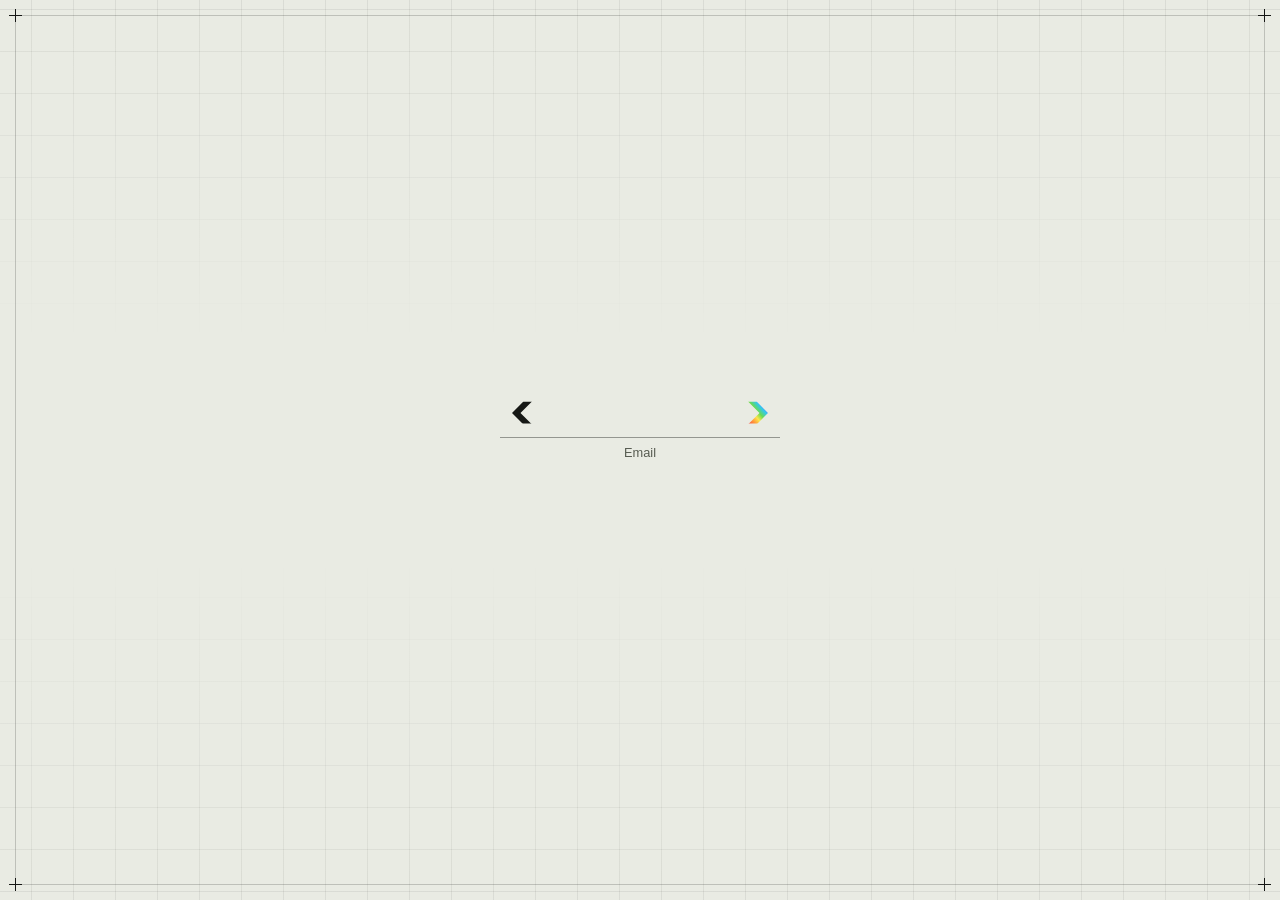
<file: login.html>
<!doctype html>
<html lang="it">
<head>
<meta charset="utf-8">
<meta name="viewport" content="width=device-width, initial-scale=1">
<meta name="theme-color" content="#e9ebe3">
<meta name="description" content="COMPETE">
<title>Login | COMPETE</title>
<link rel="stylesheet" href="compete.css?v=color-motion">
<style>
.entry-logo,.entry-rule{display:none;pointer-events:none;position:fixed;z-index:1}
.entering .entry-logo,.entering .entry-rule{display:block}
.entry-rule{height:1px;background:#16181566;transform-origin:0 50%}
.entering .email-field{border-bottom-color:transparent}
.entering .entry-logo{overflow:visible}
.entering .mark-left{z-index:2}
.field-home{position:absolute;left:0;top:0;width:44px;height:100%;z-index:3}
.field-home:focus-visible{outline:2px solid currentColor;outline-offset:-2px}
.login:not([data-step="email"]) .field-home{display:none}

.login .email-field{position:relative;height:50px;padding-inline:44px}
.email-field .field-mark{position:absolute;top:50%;transform:translateY(-50%);width:calc(20px + var(--join,0)*20px);height:auto;pointer-events:none;fill:currentColor;stroke:none}
.email-field .mark-left{left:calc(12px + var(--join,0)*(50% - 53px))}
.email-field .mark-right{right:calc(12px + var(--join,0)*(50% - 53px))}
.send-step{position:absolute;right:0;top:0;width:44px;height:100%;display:grid;place-items:center;border:0;background:transparent;color:inherit;cursor:pointer;padding:0}
.send-step:focus-visible{outline:2px solid currentColor;outline-offset:-2px}
.login[data-step="done"] .email-field{border-color:transparent}
.login[data-step="done"] .email-hint{visibility:hidden}
.sr-only{position:absolute;width:1px;height:1px;overflow:hidden;clip-path:inset(50%);white-space:nowrap}
.login [hidden]{display:none}
</style>
<script>
let loginOrigin;
try {
  const entry = JSON.parse(sessionStorage.getItem('compete-login-entry'));
  sessionStorage.removeItem('compete-login-entry');
  if (entry && Date.now()-entry.time < 15000 && entry.width > 0 &&
      !matchMedia('(prefers-reduced-motion: reduce)').matches && Element.prototype.animate) {
    loginOrigin = entry;
    document.documentElement.classList.add('entering');
  }
} catch {}
</script>
</head>
<body>
<div class="background" aria-hidden="true"><i class="cross tl" aria-hidden="true"></i><i class="cross tr" aria-hidden="true"></i><i class="cross bl" aria-hidden="true"></i><i class="cross br" aria-hidden="true"></i></div>
<canvas class="glow" aria-hidden="true" hidden></canvas>
<main class="shell" aria-label="COMPETE">
<div class="landing">
<form class="login" data-step="email" novalidate aria-label="Accesso dimostrativo" autocomplete="off">
<div class="email-field">
<svg class="field-mark mark-left" viewBox="0 0 205 235" aria-hidden="true"><path d="M0 118 117 0h88L87 118l118 117h-88Z"/></svg>
<a href="./" class="field-home" aria-label="Torna alla homepage"></a>
<input id="demo-email" type="text" inputmode="email" enterkeyhint="next" autocapitalize="none" autocomplete="off" spellcheck="false" aria-labelledby="step-label">
<input id="demo-password" type="password" enterkeyhint="go" autocomplete="off" aria-labelledby="step-label" hidden disabled>
<svg class="field-mark mark-right" viewBox="0 0 205 235" aria-hidden="true"><defs><linearGradient class="animated-spectrum" id="field-spectrum" x1="0%" y1="100%" x2="100%" y2="0%">
<stop offset="0%" stop-color="#fc4449"/>
<stop offset="20%" stop-color="#ff9839"/>
<stop offset="37%" stop-color="#fce64d"/>
<stop offset="53%" stop-color="#67dc54"/>
<stop offset="70%" stop-color="#32c7ef"/>
<stop offset="84%" stop-color="#6358fa"/>
<stop offset="100%" stop-color="#b348ee"/>
</linearGradient></defs><path fill="url(#field-spectrum)" d="M0 0h88l117 118-117 117H0l118-117Z"/></svg>
<button class="send-step" type="submit" aria-label="Continua"></button>
</div>
<p id="step-label" class="email-hint" lang="en">Email</p>
<span class="sr-only" role="status" aria-live="polite"></span>
</form>
</div>
</main>
<template id="entry-art"><svg class="logo entry-logo" viewBox="120 146 1361 280" aria-hidden="true">
<defs>
<linearGradient class="animated-spectrum" id="rainbow" x1="0%" y1="100%" x2="100%" y2="0%">
<stop offset="0%" stop-color="#fc4449"/>
<stop offset="20%" stop-color="#ff9839"/>
<stop offset="37%" stop-color="#fce64d"/>
<stop offset="53%" stop-color="#67dc54"/>
<stop offset="70%" stop-color="#32c7ef"/>
<stop offset="84%" stop-color="#6358fa"/>
<stop offset="100%" stop-color="#b348ee"/>
</linearGradient></defs>
<polygon id="left" points="120,264 237,146 325,146 207,264 325,381 237,381"/>
<image href="wordmark.png" x="329" y="146" width="1067" height="279"/>
<polygon id="rainbow-dot" fill="url(#rainbow)" points="1416,296 1481,296 1481,328 1481,360 1416,360 1416,328"/>
</svg></template>
<script>
if (loginOrigin) {
  const root = document.documentElement;
  const art = document.querySelector('#entry-art').content.firstElementChild.cloneNode(true);
  const rule = document.createElement('span');
  rule.className = 'entry-rule';
  rule.setAttribute('aria-hidden','true');
  Object.assign(art.style, {left:loginOrigin.x+'px', top:loginOrigin.y+'px', width:loginOrigin.width+'px'});
  document.body.append(art, rule);
  const animations = [];
  function finish() {
    root.classList.remove('entering');
    animations.forEach(animation => animation.cancel());
    art.remove();
    rule.remove();
    window.removeEventListener('pagehide', finish);
  }
  function play(element, frames, duration, delay=0) {
    const animation = element.animate(frames, {duration, delay, fill:'both', easing:'cubic-bezier(.4,0,.2,1)'});
    animations.push(animation);
    return animation;
  }
  try {
    const field = document.querySelector('.email-field');
    const box = field.getBoundingClientRect();
    const fieldChevron = field.querySelector('.mark-left');
    const icon = fieldChevron.getBoundingClientRect();
    const dot = art.querySelector('#rainbow-dot').getBoundingClientRect();
    const chevron = art.querySelector('#left');
    const unitsPerPixel = 1361 / art.getBoundingClientRect().width;
    const word = art.querySelector('image');
    const mark = art.querySelector('#rainbow-dot');
    // Move the actual field glyph from the logo's position, keeping its fill solid.
    const from = chevron.getBoundingClientRect();
    const dxIcon = from.left + from.width/2 - icon.left - icon.width/2;
    const dyIcon = from.top + from.height/2 - icon.top - icon.height/2;
    chevron.remove();
    play(fieldChevron, [
      {transform:'translateY(-50%) translate('+dxIcon+'px,'+dyIcon+'px) scale('+from.width/icon.width+')'},
      {transform:'translateY(-50%)'}
    ], 680);

    const r = word.getBoundingClientRect();
    const wordX = (icon.left + icon.width/2 - r.left - r.width/2) * unitsPerPixel;
    const wordY = (icon.top + icon.height/2 - r.top - r.height/2) * unitsPerPixel;
    word.style.transformBox = 'fill-box';
    word.style.transformOrigin = 'center';
    play(word,[{transform:'none',opacity:1},{transform:'translate('+wordX+'px,'+wordY+'px) scale(.08)',opacity:0}],490);
    Object.assign(rule.style,{left:box.left+'px',top:(box.bottom-1)+'px',width:box.width+'px'});
    const dx = dot.left-box.left, dy = dot.top+dot.height/2-(box.bottom-.5);
    play(rule,[{transform:'translate('+dx+'px,'+dy+'px) scale('+dot.width/box.width+','+dot.height+')',opacity:0},
      {opacity:.9,offset:.28},{transform:'none',opacity:1}],720);
    play(mark,[{opacity:1},{opacity:0}],230);
    play(document.querySelector('.background'),[{clipPath:'inset(48% 44%)',opacity:0},{clipPath:'inset(0% 0%)',opacity:1}],740);
    for (const el of [field.querySelector('.mark-right'),document.querySelector('.email-hint')]) {
      play(el,[{opacity:0},{opacity:1}],240,470);
    }
    window.addEventListener('pagehide',finish,{once:true});
    Promise.all(animations.map(animation=>animation.finished)).then(finish,()=>{});
  } catch { finish(); }
}
</script>
<script src="join-glow.js"></script>
<script src="login-demo.js?v=shared-join"></script>
</body>
</html>
</file>
<file: compete.css>
:root{color-scheme:light;--paper:#e9ebe3;--ink:#161815;--line:#16181533;--frame-inset:15px}
*{box-sizing:border-box}
body{margin:0;background:var(--paper);color:var(--ink);font-family:Arial,Helvetica,sans-serif;-webkit-font-smoothing:antialiased}
.shell{position:relative}
.landing{position:relative;display:grid;align-content:center;width:min(calc(100% - 3rem),1100px);min-height:100svh;margin:auto;padding:24px 0 76px}
.stage{display:grid;place-items:center;min-height:clamp(104px,23vw,215px)}
.glow{position:fixed;inset:0;width:100%;height:100%;pointer-events:none}
.background{position:fixed;inset:0;pointer-events:none}
.background::before,.background::after{content:"";position:absolute;inset:0;pointer-events:none}
.background::before{background:linear-gradient(90deg,#16181512 1px,transparent 1px) center/42px 42px,linear-gradient(#16181512 1px,transparent 1px) center/42px 42px;mask-image:linear-gradient(180deg,#000,transparent 38%,transparent 62%,#000)}
.background::after{inset:var(--frame-inset);border:1px solid var(--line)}
.cross{position:absolute;width:13px;height:13px;background:linear-gradient(currentColor,currentColor) center/13px 1px no-repeat,linear-gradient(currentColor,currentColor) center/1px 13px no-repeat}
.tl{top:calc(var(--frame-inset) - 6px);left:calc(var(--frame-inset) - 6px)}.tr{top:calc(var(--frame-inset) - 6px);right:calc(var(--frame-inset) - 6px)}.bl{bottom:calc(var(--frame-inset) - 6px);left:calc(var(--frame-inset) - 6px)}.br{bottom:calc(var(--frame-inset) - 6px);right:calc(var(--frame-inset) - 6px)}
.replay{display:block;width:min(100%,900px);appearance:none;background:none;border:0;padding:0;color:inherit;cursor:pointer;touch-action:manipulation}
.replay:disabled{cursor:default}
.logo{display:block;width:100%;overflow:visible;fill:currentColor;pointer-events:none}
.login{width:min(100%,280px);margin:0 auto}
.login[inert]{pointer-events:none}
.email-field:focus-within{border-color:var(--ink)}
.login input{min-height:48px;border:0;background:none;color:var(--ink);font:inherit}
.email-field{display:flex;align-items:center;gap:9px;min-width:0;border-bottom:1px solid #16181566;transition:border-color 180ms ease}
.email-hint{margin:7px 0 0;color:#575b51;text-align:center;font-size:.8rem}
.email-field svg{width:18px;height:18px;flex:none;fill:none;stroke:#575b51;stroke-width:1.65;stroke-linecap:round;stroke-linejoin:round}
.login input{flex:1;min-width:0;padding:0 2px;outline:0}
button:focus-visible{outline:2px solid var(--ink);outline-offset:4px}
.scroll-hint{position:fixed;z-index:2;pointer-events:none;left:50%;bottom:max(24px,calc(env(safe-area-inset-bottom) + 12px));translate:-50% 0;display:flex;align-items:center;gap:8px;margin:0;color:var(--ink);font-size:.875rem;font-weight:600;white-space:nowrap}
.scroll-hint svg{width:19px;height:19px;fill:none;stroke:currentColor;stroke-width:1.6;stroke-linecap:round;stroke-linejoin:round}
.story{display:grid;grid-template-columns:minmax(0,1fr) auto minmax(0,1fr);align-items:center;align-content:center;column-gap:clamp(8px,3vw,42px);min-height:100svh;padding:34px clamp(22px,7vw,110px);overflow:hidden;perspective:1000px}
.story-half{display:grid;justify-items:center;align-content:start;gap:clamp(14px,3svh,36px);min-width:0;perspective:740px}
.story-half--rainbow{position:relative;isolation:isolate}
.story-halo{position:absolute;z-index:-1;left:calc(50% + min(24%,62px));top:50%;width:clamp(190px,47vw,580px);height:auto;overflow:visible;transform:translate(-72%,-50%);pointer-events:none;opacity:.84}
.story-mark{display:block;width:min(84%,220px);height:clamp(90px,40svh,420px);overflow:visible;fill:var(--ink);transform-origin:center}
.story-copy{width:clamp(135px,34vw,520px);margin:0;color:var(--ink)}
.story-copy svg{display:block;width:100%;height:auto}
.interlock{display:grid;justify-items:center;align-content:center;min-height:100svh;padding:26px 24px 72px}
.interlock-mark{display:block;width:min(100%,680px,106svh);height:auto;overflow:visible;color:var(--ink)}
.interlock-copy{fill:currentColor;font-size:24px;font-weight:700;letter-spacing:-.45px;text-anchor:middle;pointer-events:none}
@media(prefers-reduced-motion:no-preference){
  .story-halo{transition:opacity 520ms ease-out}
  #halo-particles circle{animation:particle-drift var(--life) linear var(--phase) infinite}
  .story[data-waiting] #halo-particles circle{animation-play-state:paused}
  .story[data-waiting] .story-halo{opacity:0}
  .story[data-waiting] .story-mark,.story[data-waiting] .story-copy{opacity:0}
  .animated-spectrum stop{animation:rainbow-flow 4.9s linear infinite}
  .animated-spectrum stop:nth-child(2){animation-delay:-.7s}
  .animated-spectrum stop:nth-child(3){animation-delay:-1.4s}
  .animated-spectrum stop:nth-child(4){animation-delay:-2.1s}
  .animated-spectrum stop:nth-child(5){animation-delay:-2.8s}
  .animated-spectrum stop:nth-child(6){animation-delay:-3.5s}
  .animated-spectrum stop:nth-child(7){animation-delay:-4.2s}
}
@keyframes particle-drift{
  0%{transform:translate(var(--from-x),var(--from-y));opacity:0}
  19%{opacity:var(--peak)}
  65%{opacity:var(--peak)}
  100%{transform:translate(var(--to-x),var(--to-y));opacity:0}
}
@keyframes rainbow-flow{
  0%,100%{stop-color:#fc4449}
  14.2857%{stop-color:#ff9839}
  28.5714%{stop-color:#fce64d}
  42.8571%{stop-color:#67dc54}
  57.1429%{stop-color:#32c7ef}
  71.4286%{stop-color:#6358fa}
  85.7143%{stop-color:#b348ee}
}
@media(max-width:650px){:root{--frame-inset:12px}}
@media(pointer:coarse){
body.editing .landing{position:fixed;z-index:3;top:var(--keyboard-top);left:0;right:0;height:var(--keyboard-height);min-height:0;padding:8px 0;align-content:center}
body.editing .stage{min-height:0}
body.editing .page-link{visibility:hidden}
body.editing .shell::before{content:"";display:block;height:100svh}
}

.interlock[hidden]{display:none}
.page-link{position:absolute;top:max(22px,env(safe-area-inset-top));right:0;display:grid;place-items:center;min-height:44px;padding:0 12px;color:inherit;font-weight:600;text-underline-offset:.25em}
.page-link:focus-visible{outline:2px solid var(--ink);outline-offset:3px}
.home-hero .stage{min-height:0}
.tagline{margin:0;text-align:center;font-size:clamp(1rem,3vw,1.625rem);font-weight:600;letter-spacing:-.025em;line-height:1.25}

/* Share a continuous color cycle without replacing element motion or opacity. */
@property --compete-hue {
  syntax: "<angle>";
  inherits: true;
  initial-value: 0deg;
}
@keyframes compete-color-cycle {
  from { --compete-hue: 0deg }
  to { --compete-hue: 360deg }
}
@media (prefers-reduced-motion:no-preference) {
  :root { animation:compete-color-cycle 6s linear infinite }
  .feature-gem::before,.ahead-word,.story-details ul:last-child li,
  .login-cta svg,.story-copy h2 path[fill="url(#better-text-spectrum)"],
  .interlock-copy path[fill="url(#winner-text-spectrum)"],
  .story-sparks,.square-particles,.cursor-light,.winner-letter-sparks,
  .winner-piece-sparks,.glow { filter:hue-rotate(var(--compete-hue)) }
}
</file>
